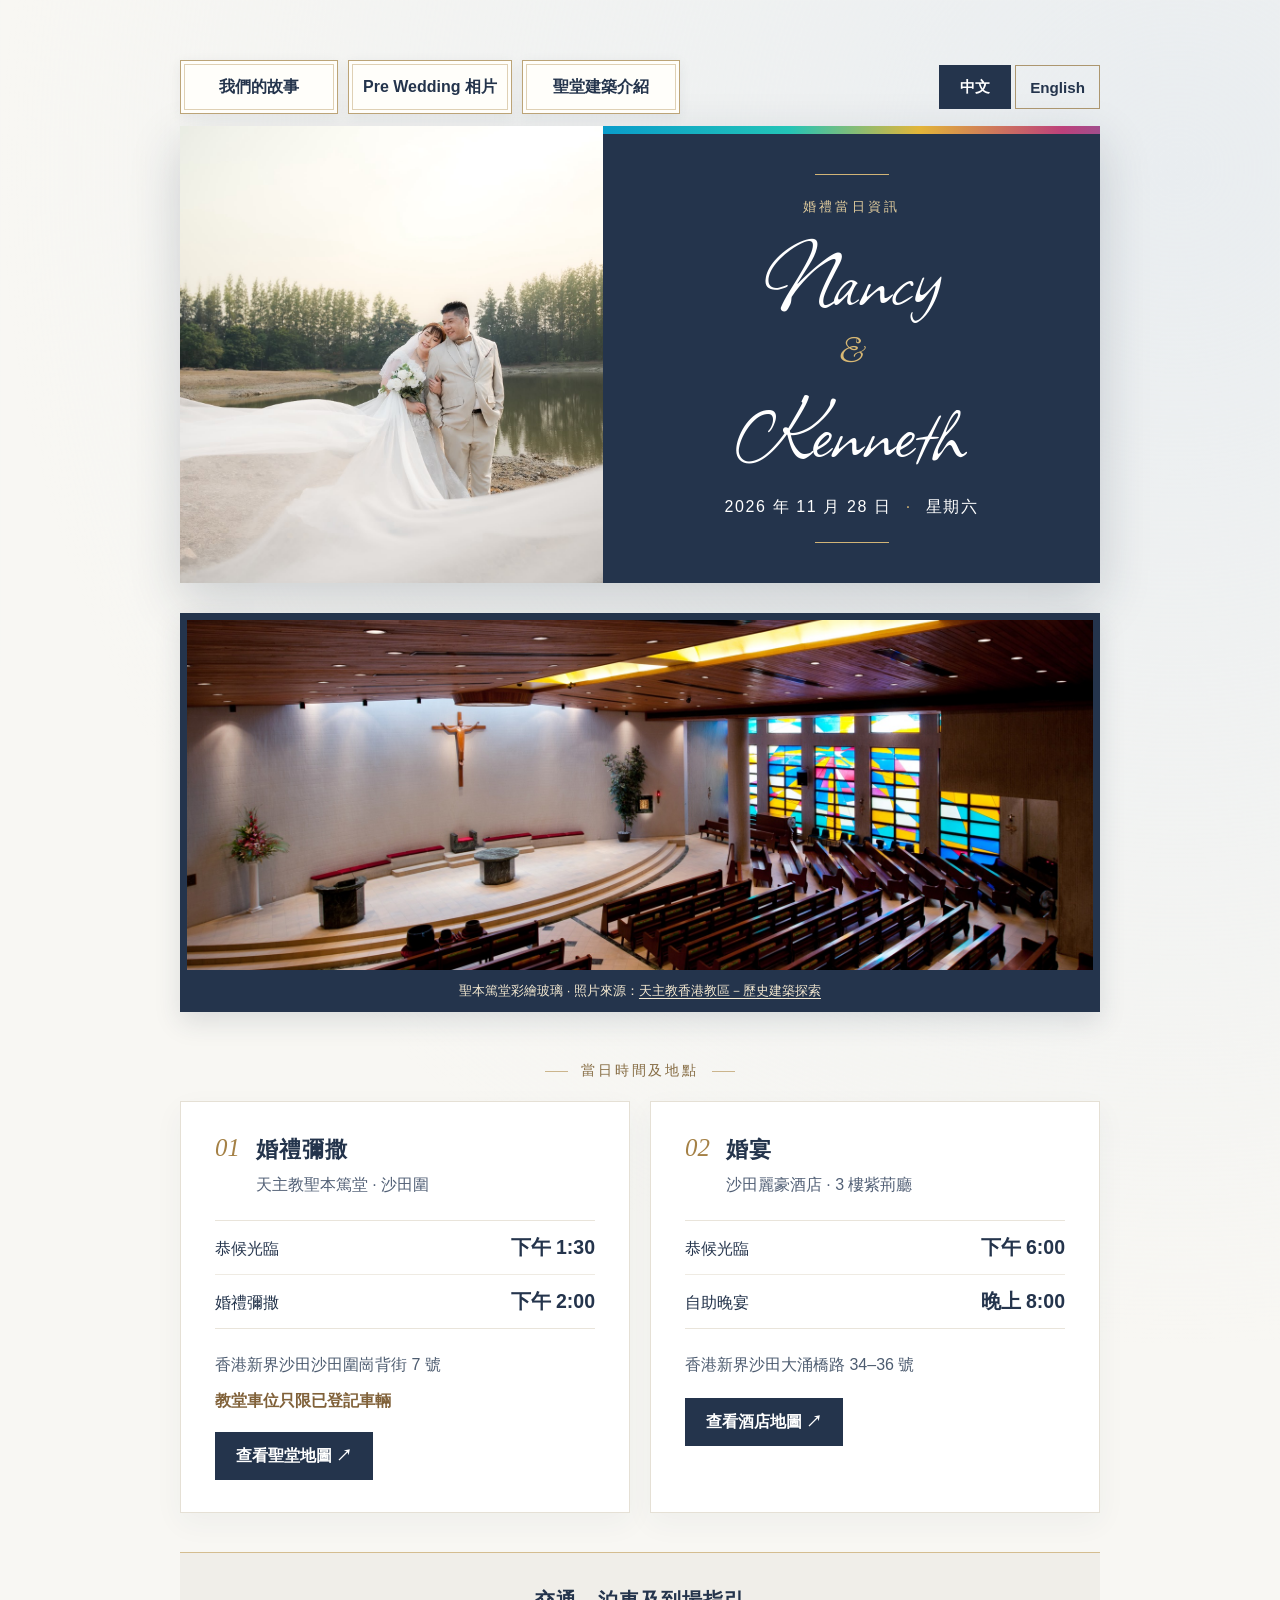
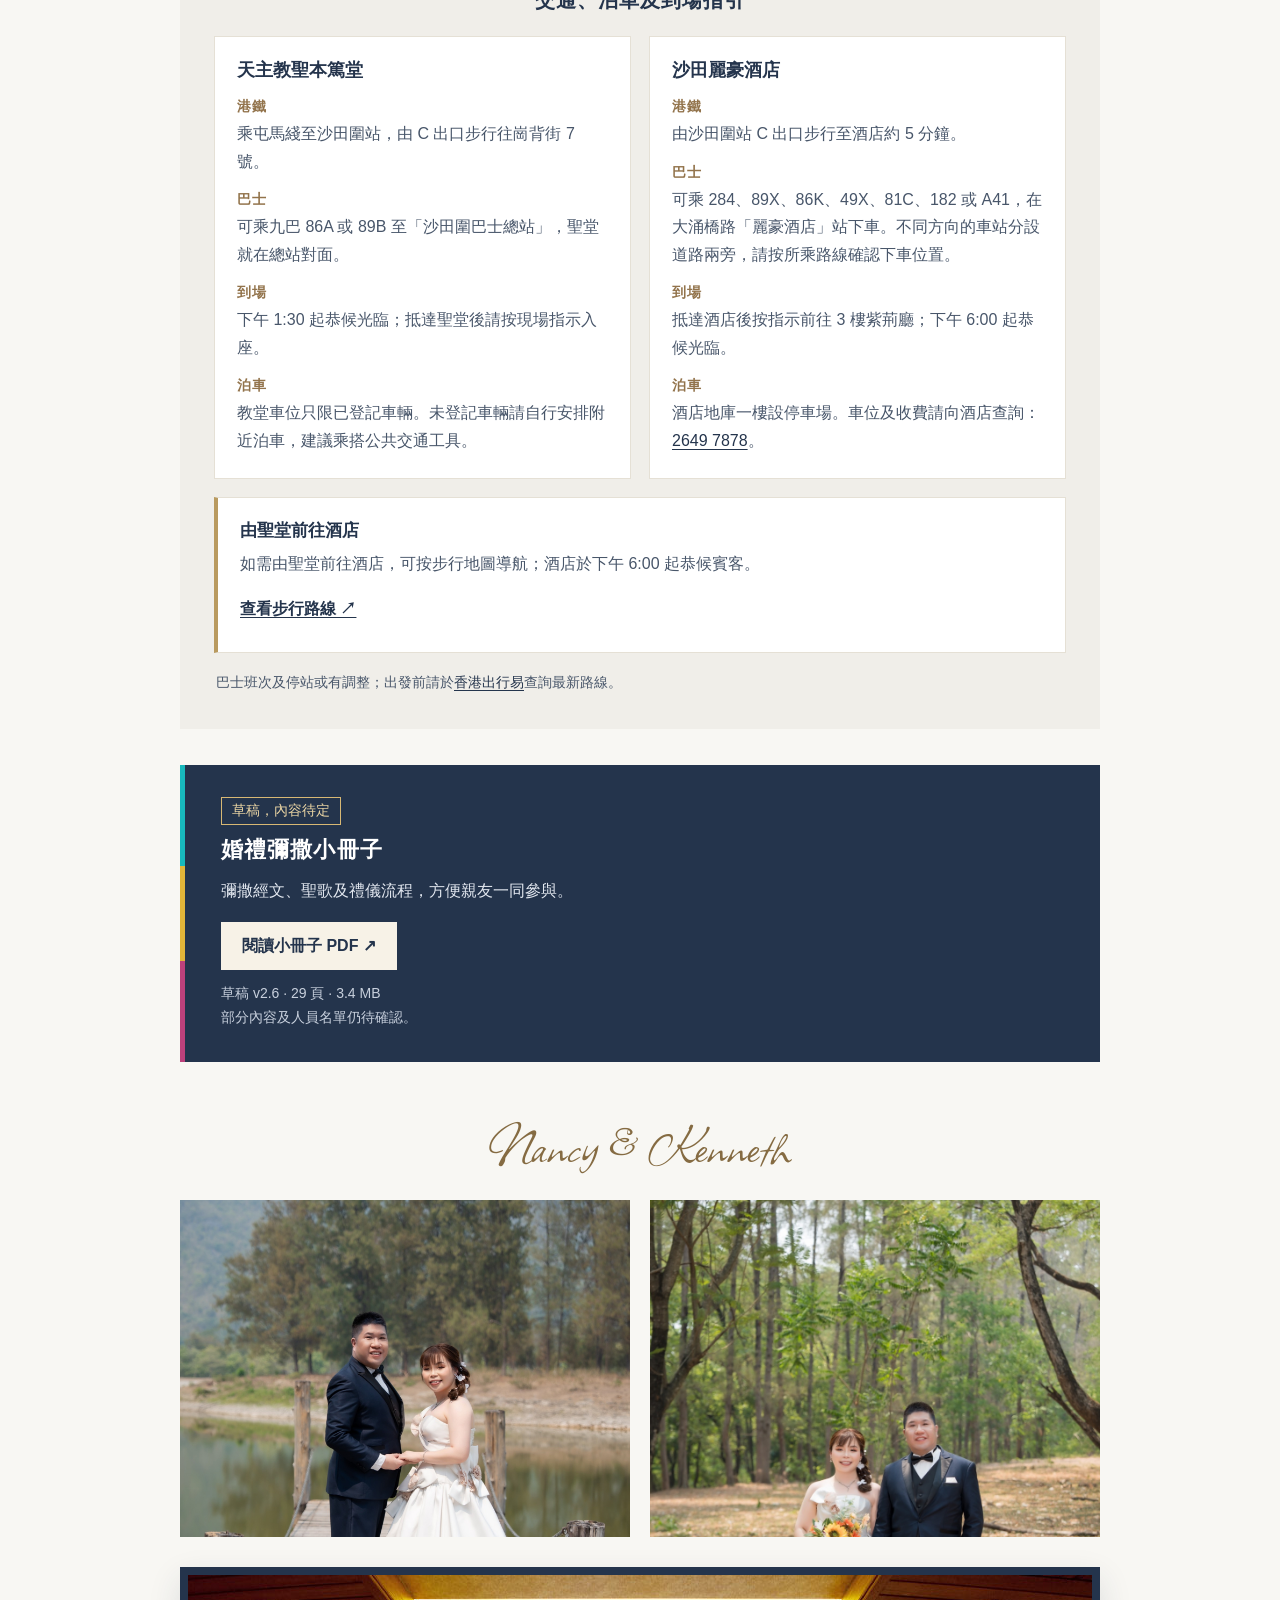
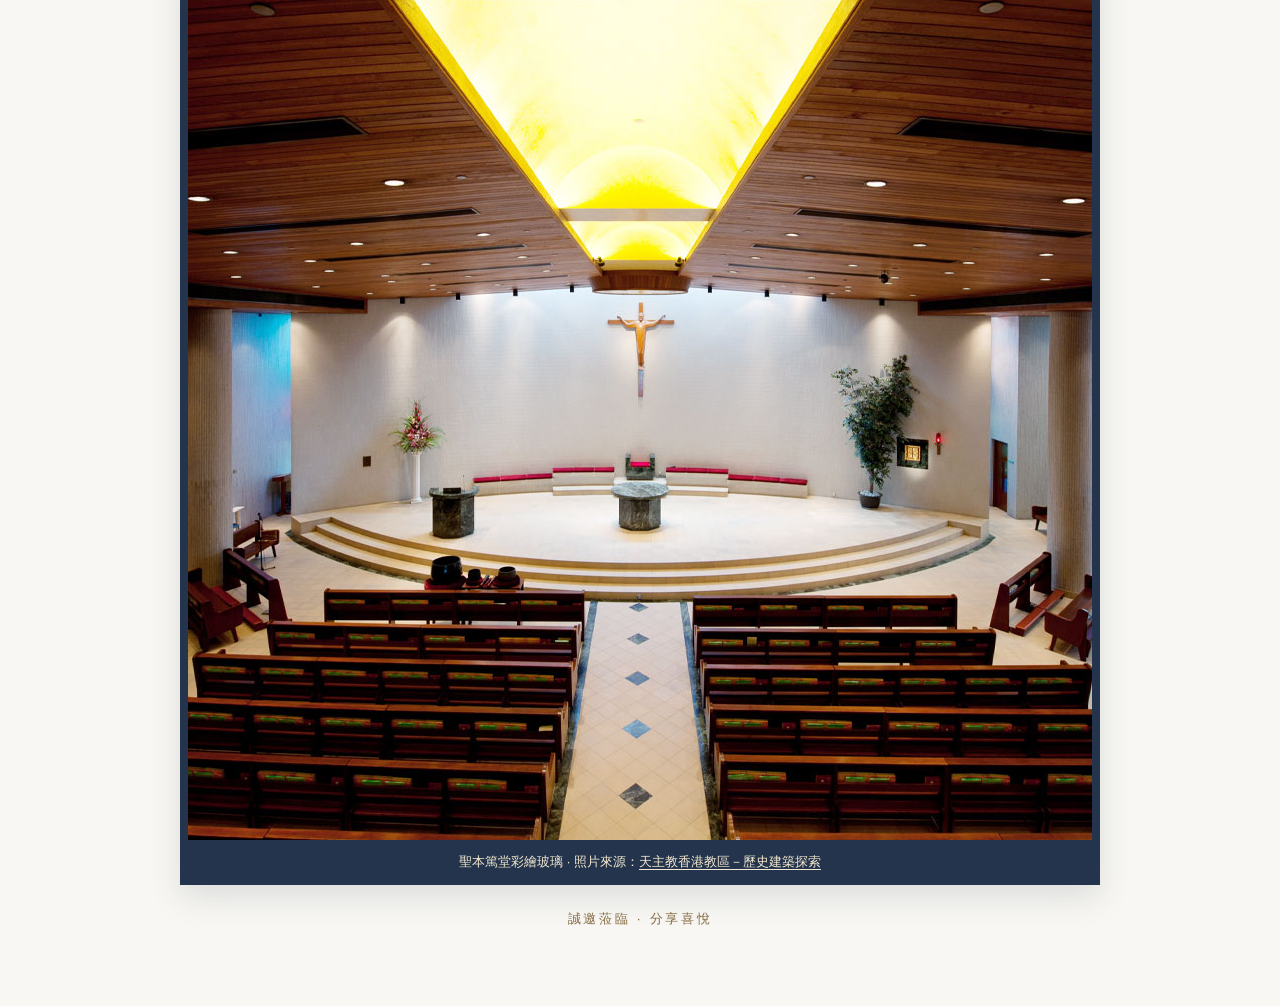
<file: index.html>
<!doctype html>
<html lang="zh-Hant">
<head>
  <meta charset="utf-8">
  <meta name="viewport" content="width=device-width, initial-scale=1">
  <meta name="theme-color" content="#f8f6f1">
  <meta name="description" content="Nancy 與 Kenneth 的婚禮時間及地點資訊。2026 年 11 月 28 日。">
  <title>Nancy 與 Kenneth｜婚禮資訊</title>
  <link rel="alternate" hreflang="zh-Hant" href="index.html">
  <link rel="alternate" hreflang="en" href="en.html">
  <link rel="preload" href="allison-regular.ttf" as="font" type="font/ttf" crossorigin>
  <link rel="icon" type="image/svg+xml" href="data:image/svg+xml,%3Csvg xmlns='http://www.w3.org/2000/svg' viewBox='0 0 64 64'%3E%3Crect width='64' height='64' rx='14' fill='%2324344c'/%3E%3Cpath d='M32 11v42M21 25h22' stroke='%23d8b874' stroke-width='4' stroke-linecap='round'/%3E%3C/svg%3E">
  <style>
    @font-face { font-family: "Wedding Script"; src: url("allison-regular.ttf") format("truetype"); font-style: normal; font-weight: 400; font-display: swap; }
    :root { color-scheme: light; font-family: "Noto Sans TC", "PingFang TC", "Microsoft JhengHei", sans-serif; color: #24344c; background: #f8f7f3; }
    * { box-sizing: border-box; }
    body { margin: 0; min-width: 300px; }
    .frame { min-height: 100vh; padding: 0 18px 52px; background: radial-gradient(circle at 92% 4%, #e9edf0 0, transparent 28%), #f8f7f3; }
    main { max-width: 920px; margin: 0 auto; }
    .topbar { display: flex; flex-wrap: wrap; justify-content: flex-end; align-items: center; gap: 7px 12px; padding: 12px 0; }
    .site-links { display: grid; grid-template-columns: repeat(3, minmax(0, 1fr)); gap: 4px; width: 100%; order: 2; }
    .site-links a { display: flex; min-height: 52px; align-items: center; justify-content: center; padding: 6px; border: 1px solid #ac966f; color: #24344c; font-family: inherit; font-size: 1rem; font-weight: 600; line-height: 1.35; text-align: center; text-decoration: none; }
    .site-links a[aria-current="page"] { background: #24344c; color: #fff; border-color: #24344c; }
    .site-links a:hover, .site-links a:focus-visible { outline: 2px solid #ac966f; outline-offset: 2px; }
    .language-nav { display: flex; justify-content: flex-end; align-items: center; gap: 4px; font-size: .95rem; }
    .language-nav a { display: inline-flex; min-height: 44px; min-width: 72px; align-items: center; justify-content: center; padding: 0 14px; border: 1px solid #ac966f; color: #24344c; text-decoration: none; font-weight: 600; }
    .language-nav a[aria-current="page"] { background: #24344c; color: #fff; border-color: #24344c; }
    .language-nav a:hover, .language-nav a:focus-visible { outline: 2px solid #ac966f; outline-offset: 2px; }
    .hero { display: grid; overflow: hidden; background: #24344c; color: #fff; box-shadow: 0 18px 48px #1c2c4030; }
    .hero-photo { display: block; width: 100%; height: 270px; object-fit: cover; object-position: center 61%; }
    header { position: relative; text-align: center; padding: 44px 18px 42px; border-top: 8px solid transparent; border-image: linear-gradient(105deg, #099ccb, #23c4b7 30%, #e2b539 51%, #bd417b 74%, #4679c6) 1; }
    header::before, header::after { content: ""; display: block; width: 74px; height: 1px; margin: 0 auto 23px; background: #d1b477; }
    header::after { margin: 24px auto 0; }
    .eyebrow { margin: 0 0 17px; color: #e2cd9e; font-size: .84rem; letter-spacing: .24em; }
    h1 { margin: 0; font-family: "Wedding Script", "Segoe Script", cursive; font-size: clamp(4.3rem, 17vw, 6rem); font-weight: 400; line-height: .95; letter-spacing: 0; }
    h1 .name { display: block; }
    .amp { display: block; color: #d8b874; font-size: .55em; line-height: .85; margin: .15em 0; }
    .date { margin: 21px 0 0; font-size: 1rem; letter-spacing: .1em; }
    .date span { color: #d8b874; padding: 0 .5em; }
    .countdown { display: inline-block; margin: 22px 0 0; padding: 9px 19px; border: 1px solid #d8b8748c; color: #f4e9d1; font-size: .95rem; letter-spacing: .09em; }
    .countdown strong { color: #fff; font: 400 1.55rem Georgia, serif; padding: 0 .13em; vertical-align: -.06em; }
    .countdown[hidden] { display: none; }
    h2 { margin: 0; font-size: 1.4rem; font-weight: 600; letter-spacing: .05em; }
    .section-label { margin: 40px 0 21px; text-align: center; color: #856b42; font-size: .88rem; letter-spacing: .21em; }
    .section-label::before, .section-label::after { content: ""; display: inline-block; vertical-align: middle; width: 23px; height: 1px; background: #cbb58d; margin: 0 13px; }
    .events { position: relative; }
    .events::before { content: ""; position: absolute; left: 20px; top: 23px; bottom: 23px; width: 1px; background: #cfb88b; }
    .card { position: relative; background: #fff; border: 1px solid #e5e0d5; box-shadow: 0 10px 28px #293d520c; padding: 27px 25px 29px; margin: 16px 0 16px 39px; }
    .card::before { content: ""; position: absolute; left: -24px; top: 29px; width: 9px; height: 9px; border: 2px solid #a78348; border-radius: 50%; background: #f8f7f3; }
    .card-head { display: flex; gap: 16px; align-items: start; }
    .number { flex: none; color: #a58146; font: italic 1.55rem Georgia, serif; line-height: 1.1; }
    .place { margin: 7px 0 0; color: #526076; line-height: 1.65; }
    .times { margin: 22px 0; border-top: 1px solid #e9e4da; border-bottom: 1px solid #e9e4da; }
    .time-row { display: flex; align-items: baseline; justify-content: space-between; gap: 12px; padding: 13px 0; }
    .time-row + .time-row { border-top: 1px solid #efebe3; }
    .time-row strong { font-size: 1.22rem; font-weight: 600; font-variant-numeric: tabular-nums; white-space: nowrap; }
    address { font-style: normal; color: #4d5c70; line-height: 1.7; }
    .map-link { display: inline-flex; align-items: center; justify-content: center; min-height: 48px; margin-top: 20px; padding: 0 21px; background: #24344c; color: #fff; text-decoration: none; font-weight: 600; }
    .map-link:focus-visible, .map-link:hover { outline: 2px solid #b69862; outline-offset: 3px; background: #334862; }
    .parking-note { margin: 13px 0 0; color: #806139; font-weight: 600; }
    .guide { margin: 39px 0 0; padding: 27px 22px 28px; background: #f0eee9; border-top: 1px solid #d4bd90; }
    .guide h2 { font-size: 1.28rem; text-align: center; margin: 0 0 22px; }
    .guide-grid { display: grid; gap: 18px; }
    .guide-place { background: #fff; padding: 21px 22px 24px; border: 1px solid #e5e0d5; }
    .guide-place h3 { margin: 0 0 12px; font-size: 1.12rem; }
    .guide-place dl { margin: 0; }
    .guide-place dt { margin: 15px 0 4px; color: #92734b; font-size: .89rem; font-weight: 700; letter-spacing: .08em; }
    .guide-place dd { margin: 0; line-height: 1.72; color: #48566a; }
    .guide-place a { color: #24344c; text-underline-offset: 3px; }
    .transfer { margin-top: 18px; padding: 20px 22px; background: #fff; border: 1px solid #e5e0d5; border-left: 4px solid #b99a5f; }
    .transfer h3 { margin: 0 0 8px; font-size: 1.08rem; }
    .transfer p { margin: 0; color: #48566a; line-height: 1.72; }
    .transfer a { display: inline-flex; align-items: center; min-height: 44px; margin-top: 10px; color: #24344c; font-weight: 600; text-underline-offset: 3px; }
    .bus-update { margin: 18px 2px 0; color: #48566a; font-size: .9rem; line-height: 1.6; }
    .bus-update a { color: #24344c; text-underline-offset: 3px; }
    .photos { margin-top: 36px; }
    .photos h2 { text-align: center; margin: 0 0 19px; font-family: "Wedding Script", "Segoe Script", cursive; font-weight: 400; color: #856b42; font-size: clamp(2.5rem, 10vw, 3.7rem); line-height: 1.2; letter-spacing: 0; }
    .photo-grid { display: grid; grid-template-columns: 1fr 1fr; gap: 10px; }
    .photo-grid figure { position: relative; margin: 0; aspect-ratio: 3 / 4; overflow: hidden; background: #e8e3da; }
    .photo-grid img { display: block; width: 100%; height: 100%; object-fit: cover; object-position: center 42%; }
    .photo-grid figure:nth-child(2) img { object-position: center 32%; }
    .glass-feature { margin: 30px 0 0; padding: 7px; background: #24344c; box-shadow: 0 10px 25px #24344c22; }
    .glass-feature img { display: block; width: 100%; height: 255px; object-fit: cover; object-position: 75% 57%; }
    .glass-feature figcaption { padding: 11px 7px 4px; color: #f4e9d1; font-size: .82rem; line-height: 1.5; text-align: center; }
    .glass-feature a { color: inherit; text-underline-offset: 3px; }
    .glass-finale { margin: 30px 0 0; padding: 8px; background: #24344c; box-shadow: 0 12px 30px #24344c22; }
    .glass-finale img { display: block; width: 100%; aspect-ratio: 1.75; object-fit: cover; object-position: center; }
    .glass-finale figcaption { padding: 12px 7px 5px; color: #f4e9d1; font-size: .82rem; line-height: 1.5; text-align: center; }
    .glass-finale a { color: inherit; text-underline-offset: 3px; }
    .booklet { position: relative; display: grid; gap: 22px; margin-top: 36px; padding: 28px; background: #24344c; color: #fff; border-left: 5px solid #18b9bd; }
    .booklet::before { content: ""; position: absolute; top: 0; left: -5px; width: 5px; height: 100%; background: linear-gradient(#18b9bd 0 34%, #e2b539 34% 66%, #bd417b 66%); }
    .booklet h2 { margin-top: 9px; }
    .draft-label { display: inline-block; padding: 4px 10px; border: 1px solid #d8b874; color: #edd7a5; font-size: .875rem; }
    .booklet p { margin: 12px 0 0; color: #e2e7ef; line-height: 1.7; }
    .booklet .map-link { margin-top: 18px; background: #f7f2e7; color: #24344c; }
    .booklet .file-detail { font-size: .875rem; color: #c8d0dd; }
    footer { text-align: center; margin-top: 25px; color: #856b42; font-size: .84rem; letter-spacing: .2em; }
    @media (min-width: 720px) {
      .frame { padding: 48px 30px 78px; }
      .topbar { flex-wrap: nowrap; justify-content: space-between; }
      .site-links { display: flex; width: auto; order: 0; }
      .site-links a { min-width: 145px; min-height: 44px; }
      .hero { grid-template-columns: 46% 54%; min-height: 380px; }
      .hero-photo { height: 100%; min-height: 450px; object-position: center 36%; }
      header { display: flex; flex-direction: column; align-items: center; justify-content: center; padding: 40px 20px; }
      .section-label { margin-top: 49px; }
      .events { display: grid; grid-template-columns: 1fr 1fr; gap: 20px; }
      .events::before, .card::before { display: none; }
      .card { margin: 0; padding: 32px 34px; }
      .guide { padding: 33px 34px 35px; }
      .guide-grid { grid-template-columns: 1fr 1fr; }
      .photos { margin-top: 48px; }
      .glass-feature img { height: 350px; }
      .glass-finale img { aspect-ratio: 2.1; }
      .booklet { padding: 32px 36px; }
      .photo-grid { gap: 20px; }
      .photo-grid figure { aspect-ratio: 4 / 3; }
      .photo-grid figure:first-child img { object-position: center 36%; }
      .photo-grid figure:nth-child(2) img { object-position: center 29%; }
    }
  </style>
  <link rel="stylesheet" href="nav.css">
</head>
<body>
  <div class="frame">
    <main>
      <div class="topbar"><nav class="site-links" aria-label="網站分頁"><a href="our-story.html">我們的故事</a><a href="pre-wedding.html">Pre Wedding 相片</a><a href="church.html">聖堂建築介紹</a></nav><nav class="language-nav" aria-label="選擇語言"><a href="index.html" lang="zh-Hant" aria-current="page">中文</a><a href="en.html" lang="en">English</a></nav></div>
      <div class="hero">
        <img class="hero-photo" src="hero-couple.jpeg" width="2048" height="1366" alt="Nancy 與 Kenneth 的婚紗照">
        <header>
          <p class="eyebrow">婚禮當日資訊</p>
          <h1 aria-label="Nancy &amp; Kenneth"><span class="name">Nancy</span><span class="amp" aria-hidden="true">&amp;</span><span class="name">Kenneth</span></h1>
          <p class="date">2026 年 11 月 28 日 <span aria-hidden="true">·</span> 星期六</p>
          <p class="countdown" data-countdown hidden></p>
        </header>
      </div>

      <figure class="glass-feature">
        <img src="church-glass-feature.jpg" width="1920" height="1080" alt="聖本篤堂側面彩繪玻璃窗與聖堂內部">
        <figcaption>聖本篤堂彩繪玻璃 · 照片來源：<a href="https://heritage.catholic.org.hk/en/catholic_building/st_benedict_church/photo/index-id-39.html" target="_blank" rel="noopener noreferrer">天主教香港教區－歷史建築探索</a></figcaption>
      </figure>
      <p class="section-label">當日時間及地點</p>

      <div class="events">
      <section class="card" aria-labelledby="church-title">
        <div class="card-head"><span class="number" aria-hidden="true">01</span><div><h2 id="church-title">婚禮彌撒</h2><p class="place">天主教聖本篤堂 · 沙田圍</p></div></div>
        <div class="times">
          <div class="time-row"><span>恭候光臨</span><strong>下午 1:30</strong></div>
          <div class="time-row"><span>婚禮彌撒</span><strong>下午 2:00</strong></div>
        </div>
        <address>香港新界沙田沙田圍崗背街 7 號</address>
        <p class="parking-note">教堂車位只限已登記車輛</p>
        <a class="map-link" href="https://www.google.com/maps/search/?api=1&amp;query=Church%20of%20St%20Benedict%207%20Kong%20Pui%20Street%20Sha%20Tin" target="_blank" rel="noopener noreferrer" aria-label="在地圖查看聖本篤堂，於新分頁開啟">查看聖堂地圖 ↗</a>
      </section>

      <section class="card" aria-labelledby="banquet-title">
        <div class="card-head"><span class="number" aria-hidden="true">02</span><div><h2 id="banquet-title">婚宴</h2><p class="place">沙田麗豪酒店 · 3 樓紫荊廳</p></div></div>
        <div class="times">
          <div class="time-row"><span>恭候光臨</span><strong>下午 6:00</strong></div>
          <div class="time-row"><span>自助晚宴</span><strong>晚上 8:00</strong></div>
        </div>
        <address>香港新界沙田大涌橋路 34–36 號</address>
        <a class="map-link" href="https://www.google.com/maps/search/?api=1&amp;query=Regal%20Riverside%20Hotel%2034-36%20Tai%20Chung%20Kiu%20Road%20Sha%20Tin" target="_blank" rel="noopener noreferrer" aria-label="在地圖查看沙田麗豪酒店，於新分頁開啟">查看酒店地圖 ↗</a>
      </section>
      </div>

      <section class="guide" aria-labelledby="guide-title">
        <h2 id="guide-title">交通、泊車及到場指引</h2>
        <div class="guide-grid">
          <div class="guide-place">
            <h3>天主教聖本篤堂</h3>
            <dl>
              <dt>港鐵</dt>
              <dd>乘屯馬綫至沙田圍站，由 C 出口步行往崗背街 7 號。</dd>
              <dt>巴士</dt>
              <dd>可乘九巴 86A 或 89B 至「沙田圍巴士總站」，聖堂就在總站對面。</dd>
              <dt>到場</dt>
              <dd>下午 1:30 起恭候光臨；抵達聖堂後請按現場指示入座。</dd>
              <dt>泊車</dt>
              <dd>教堂車位只限已登記車輛。未登記車輛請自行安排附近泊車，建議乘搭公共交通工具。</dd>
            </dl>
          </div>
          <div class="guide-place">
            <h3>沙田麗豪酒店</h3>
            <dl>
              <dt>港鐵</dt>
              <dd>由沙田圍站 C 出口步行至酒店約 5 分鐘。</dd>
              <dt>巴士</dt>
              <dd>可乘 284、89X、86K、49X、81C、182 或 A41，在大涌橋路「麗豪酒店」站下車。不同方向的車站分設道路兩旁，請按所乘路線確認下車位置。</dd>
              <dt>到場</dt>
              <dd>抵達酒店後按指示前往 3 樓紫荊廳；下午 6:00 起恭候光臨。</dd>
              <dt>泊車</dt>
              <dd>酒店地庫一樓設停車場。車位及收費請向酒店查詢：<a href="tel:+85226497878">2649 7878</a>。</dd>
            </dl>
          </div>
        </div>
        <div class="transfer">
          <h3>由聖堂前往酒店</h3>
          <p>如需由聖堂前往酒店，可按步行地圖導航；酒店於下午 6:00 起恭候賓客。</p>
          <a href="https://www.google.com/maps/dir/?api=1&amp;origin=Church%20of%20St%20Benedict%207%20Kong%20Pui%20Street%20Sha%20Tin&amp;destination=Regal%20Riverside%20Hotel%2034-36%20Tai%20Chung%20Kiu%20Road%20Sha%20Tin&amp;travelmode=walking" target="_blank" rel="noopener noreferrer" aria-label="查看由聖本篤堂至沙田麗豪酒店的步行路線，於新分頁開啟">查看步行路線 ↗</a>
        </div>
        <p class="bus-update">巴士班次及停站或有調整；出發前請於<a href="https://www.hkemobility.gov.hk/" target="_blank" rel="noopener noreferrer">香港出行易</a>查詢最新路線。</p>
      </section>

      <section class="booklet" aria-labelledby="booklet-title">
        <div>
          <span class="draft-label">草稿，內容待定</span>
          <h2 id="booklet-title">婚禮彌撒小冊子</h2>
          <p>彌撒經文、聖歌及禮儀流程，方便親友一同參與。</p>
          <a class="map-link" href="wedding-mass-booklet-draft-v2.6.pdf" target="_blank" rel="noopener noreferrer" aria-label="閱讀彌撒小冊子草稿 PDF，於新分頁開啟">閱讀小冊子 PDF ↗</a>
          <p class="file-detail">草稿 v2.6 · 29 頁 · 3.4 MB<br>部分內容及人員名單仍待確認。</p>
        </div>
      </section>

      <section class="photos" aria-labelledby="photos-title">
        <h2 id="photos-title">Nancy &amp; Kenneth</h2>
        <div class="photo-grid">
          <figure><img src="couple-bridge.jpeg" width="1672" height="2508" loading="lazy" alt="Nancy 與 Kenneth 在湖畔木橋上的婚紗照"></figure>
          <figure><img src="couple-woods.jpeg" width="1024" height="1536" loading="lazy" alt="Nancy 與 Kenneth 在林間的婚紗照"></figure>
        </div>
      </section>

      <figure class="glass-finale">
        <img src="church-glass-official.jpg" width="1370" height="865" loading="lazy" alt="聖本篤堂內部，右側可見藍、黃、紅色彩繪玻璃窗">
        <figcaption>聖本篤堂彩繪玻璃 · 照片來源：<a href="https://heritage.catholic.org.hk/en/catholic_building/st_benedict_church/photo/index-id-39.html" target="_blank" rel="noopener noreferrer">天主教香港教區－歷史建築探索</a></figcaption>
      </figure>
      <footer>誠邀蒞臨 · 分享喜悅</footer>
    </main>
  </div>
  <script>
    (() => {
      const counter = document.querySelector('[data-countdown]');
      function updateCountdown() {
        const parts = Object.fromEntries(new Intl.DateTimeFormat('en-US', { timeZone: 'Asia/Hong_Kong', year: 'numeric', month: 'numeric', day: 'numeric' }).formatToParts(new Date()).filter(part => part.type !== 'literal').map(part => [part.type, Number(part.value)]));
        const days = Math.round((Date.UTC(2026, 10, 28) - Date.UTC(parts.year, parts.month - 1, parts.day)) / 86400000);
        if (days < 0) { counter.hidden = true; return; }
        counter.replaceChildren();
        if (days === 0) {
          counter.textContent = '今天是我們的婚禮日';
        } else {
          counter.append('距離婚禮還有 ', Object.assign(document.createElement('strong'), { textContent: String(days) }), ' 天');
        }
        counter.hidden = false;
      }
      updateCountdown();
      setInterval(updateCountdown, 60000);
    })();
  </script>
</body>
</html>
</file>
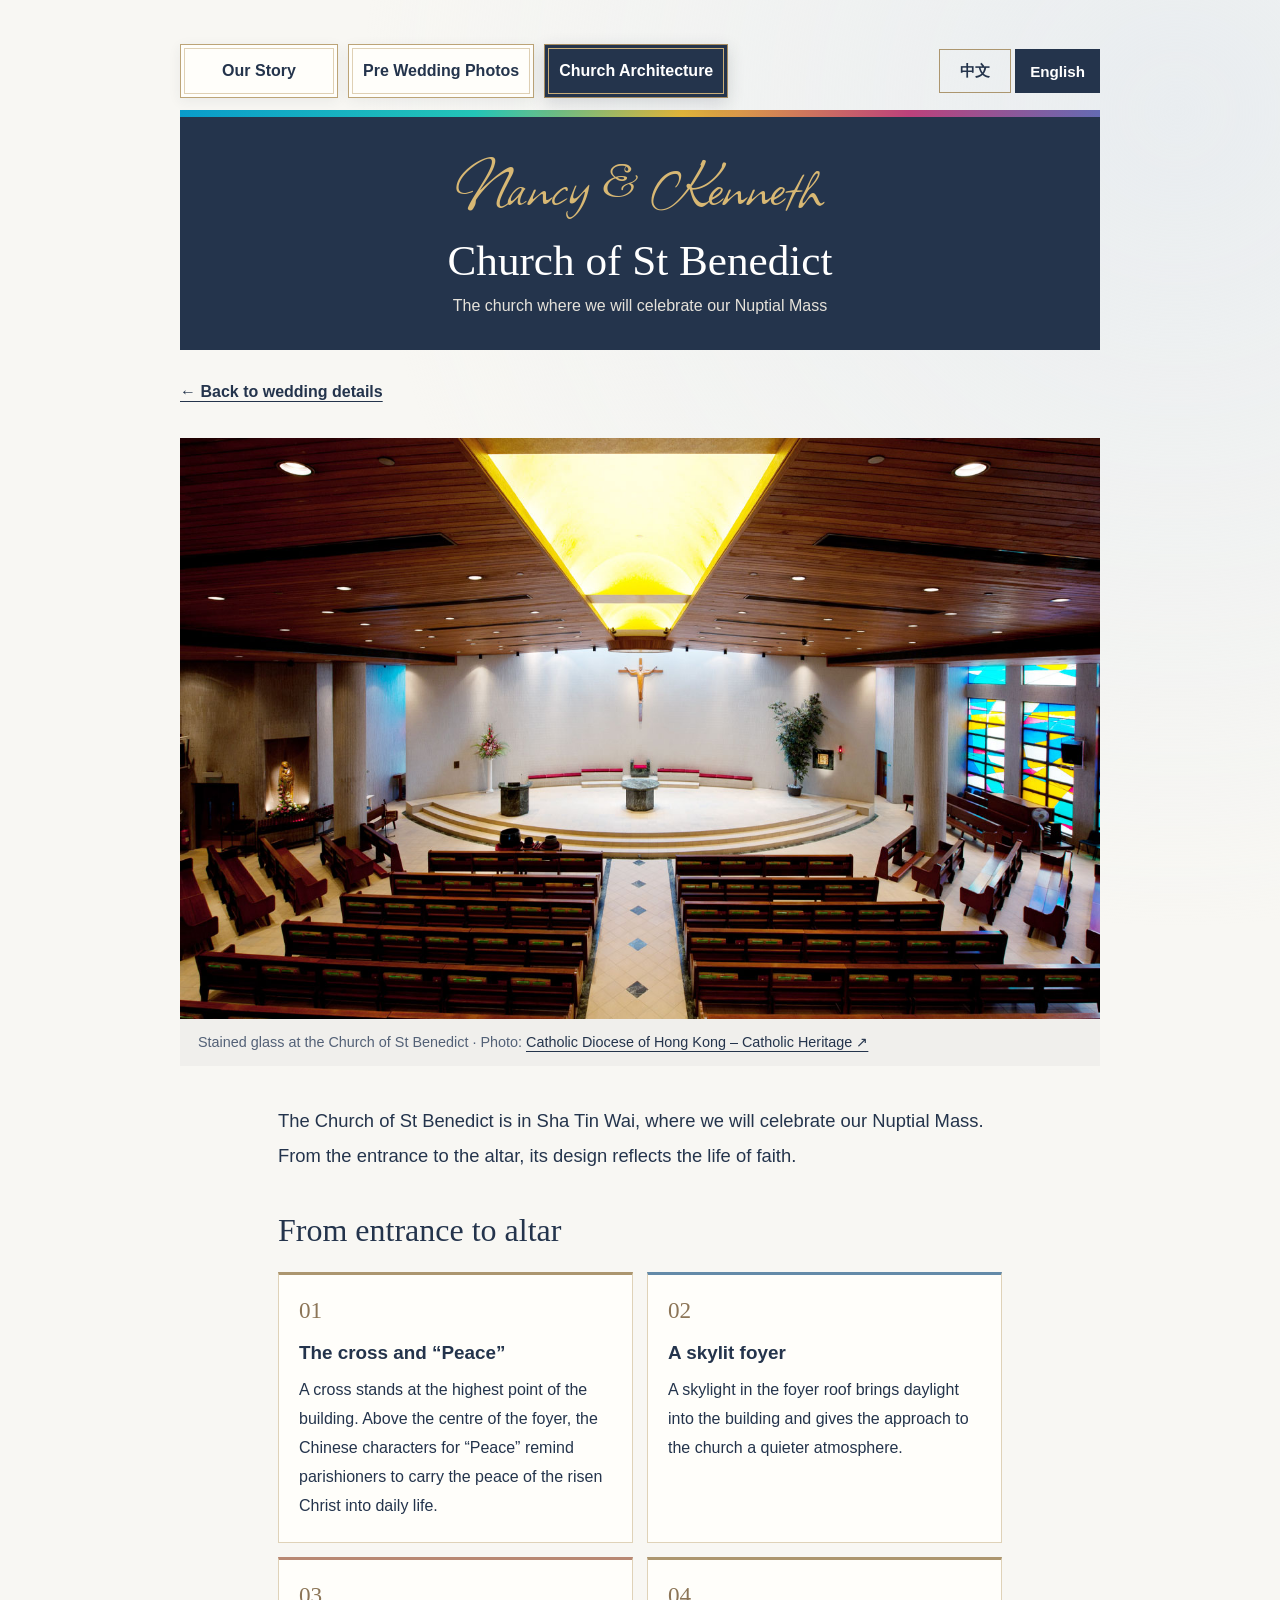
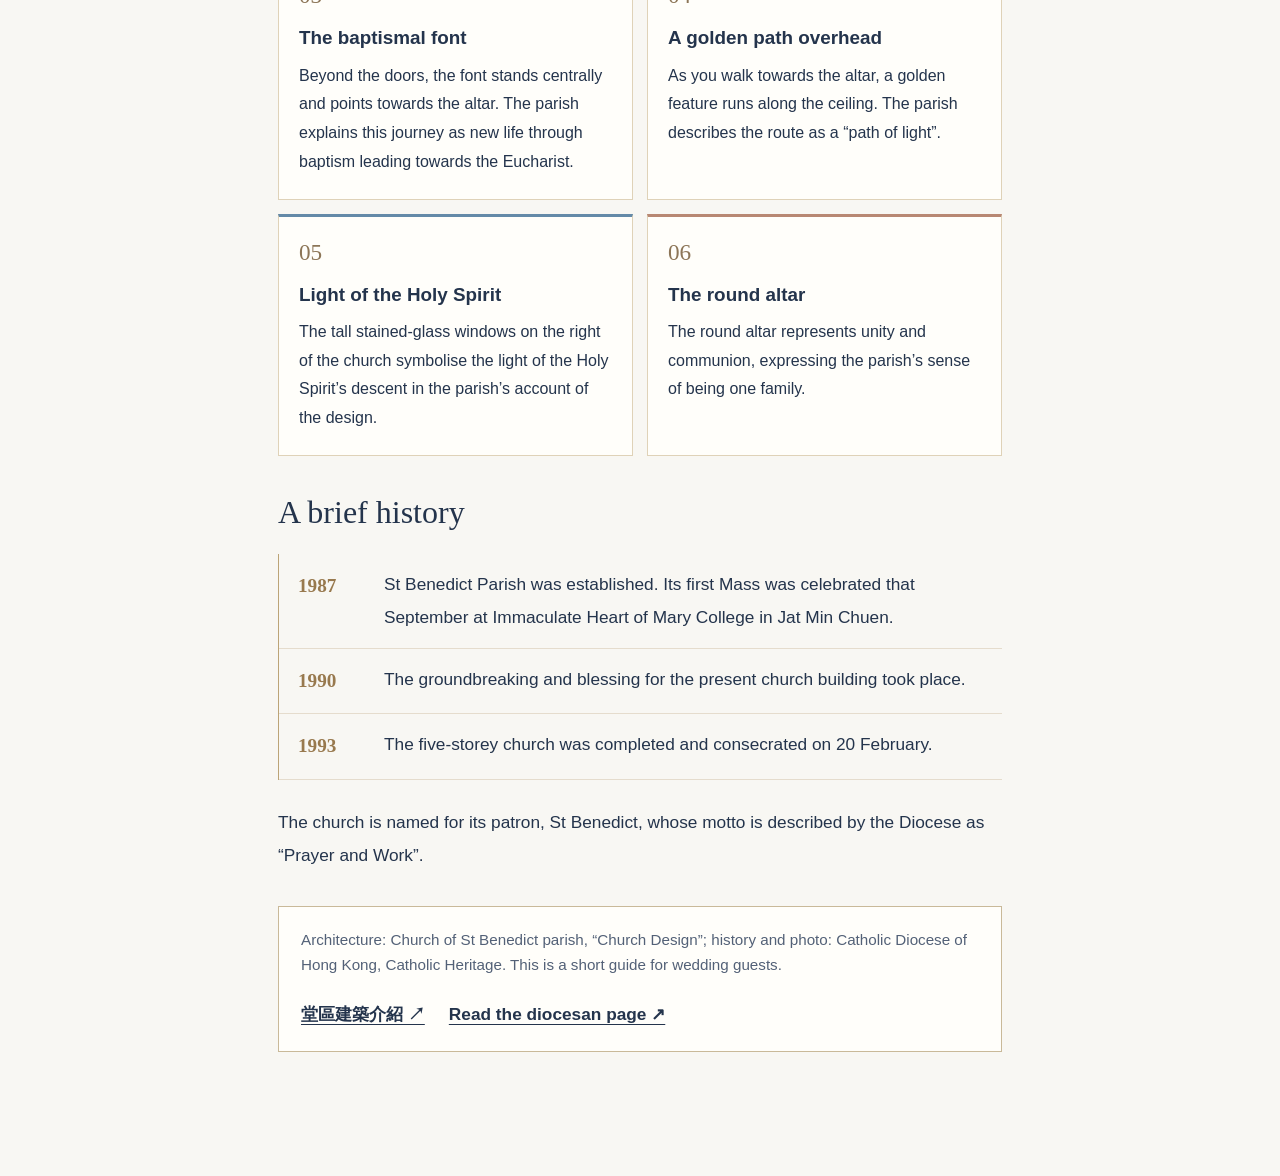
<file: church-en.html>
<!doctype html>
<html lang="en">
<head>
  <meta charset="utf-8">
  <meta name="viewport" content="width=device-width, initial-scale=1">
  <meta name="theme-color" content="#f8f7f3">
  <meta name="description" content="Discover the Church of St Benedict from its entrance to the altar, based on the parish and Catholic Diocese of Hong Kong websites.">
  <title>Church Architecture｜Nancy &amp; Kenneth</title>
  <link rel="alternate" hreflang="zh-Hant" href="church.html">
  <link rel="alternate" hreflang="en" href="church-en.html">
  <link rel="preload" href="allison-regular.ttf" as="font" type="font/ttf" crossorigin>
  <link rel="stylesheet" href="gallery.css">
  <link rel="stylesheet" href="nav.css">
  <link rel="stylesheet" href="church.css">
</head>
<body>
  <div class="frame"><main>
    <div class="topbar"><nav class="site-links" aria-label="Site pages"><a href="our-story-en.html">Our Story</a><a href="pre-wedding-en.html">Pre Wedding Photos</a><a href="church-en.html" aria-current="page">Church Architecture</a></nav><nav class="language-nav" aria-label="Choose a language"><a href="church.html" lang="zh-Hant">中文</a><a href="church-en.html" lang="en" aria-current="page">English</a></nav></div>
    <header class="album-header"><p class="names">Nancy &amp; Kenneth</p><h1>Church of St Benedict</h1><p>The church where we will celebrate our Nuptial Mass</p></header>
    <a class="home-link" href="en.html">← Back to wedding details</a>
    <figure class="church-photo"><img src="church-glass-official.jpg" width="1370" height="865" alt="Blue, yellow and red stained-glass windows inside the Church of St Benedict"><figcaption>Stained glass at the Church of St Benedict · Photo: <a href="https://heritage.catholic.org.hk/en/catholic_building/st_benedict_church/index.html" target="_blank" rel="noopener noreferrer">Catholic Diocese of Hong Kong – Catholic Heritage ↗</a></figcaption></figure>
    <article class="church-article">
      <p class="church-lead">The Church of St Benedict is in Sha Tin Wai, where we will celebrate our Nuptial Mass. From the entrance to the altar, its design reflects the life of faith.</p>
      <section aria-labelledby="details-title">
        <h2 id="details-title">From entrance to altar</h2>
        <div class="church-details">
          <section><span class="detail-number">01</span><h3>The cross and “Peace”</h3><p>A cross stands at the highest point of the building. Above the centre of the foyer, the Chinese characters for “Peace” remind parishioners to carry the peace of the risen Christ into daily life.</p></section>
          <section><span class="detail-number">02</span><h3>A skylit foyer</h3><p>A skylight in the foyer roof brings daylight into the building and gives the approach to the church a quieter atmosphere.</p></section>
          <section><span class="detail-number">03</span><h3>The baptismal font</h3><p>Beyond the doors, the font stands centrally and points towards the altar. The parish explains this journey as new life through baptism leading towards the Eucharist.</p></section>
          <section><span class="detail-number">04</span><h3>A golden path overhead</h3><p>As you walk towards the altar, a golden feature runs along the ceiling. The parish describes the route as a “path of light”.</p></section>
          <section><span class="detail-number">05</span><h3>Light of the Holy Spirit</h3><p>The tall stained-glass windows on the right of the church symbolise the light of the Holy Spirit’s descent in the parish’s account of the design.</p></section>
          <section><span class="detail-number">06</span><h3>The round altar</h3><p>The round altar represents unity and communion, expressing the parish’s sense of being one family.</p></section>
        </div>
      </section>
      <h2>A brief history</h2>
      <ol class="church-timeline">
        <li><strong>1987</strong><span>St Benedict Parish was established. Its first Mass was celebrated that September at Immaculate Heart of Mary College in Jat Min Chuen.</span></li>
        <li><strong>1990</strong><span>The groundbreaking and blessing for the present church building took place.</span></li>
        <li><strong>1993</strong><span>The five-storey church was completed and consecrated on 20 February.</span></li>
      </ol>
      <p>The church is named for its patron, St Benedict, whose motto is described by the Diocese as “Prayer and Work”.</p>
      <div class="church-source"><p>Architecture: Church of St Benedict parish, “Church Design”; history and photo: Catholic Diocese of Hong Kong, Catholic Heritage. This is a short guide for wedding guests.</p><a href="https://stbenedict.catholic.org.hk/aboutus/intrastructure/infra.html" target="_blank" rel="noopener noreferrer" lang="zh-Hant">堂區建築介紹 ↗</a><a href="https://heritage.catholic.org.hk/en/catholic_building/st_benedict_church/index.html" target="_blank" rel="noopener noreferrer">Read the diocesan page ↗</a></div>
    </article>
  </main></div>
</body>
</html>
</file>
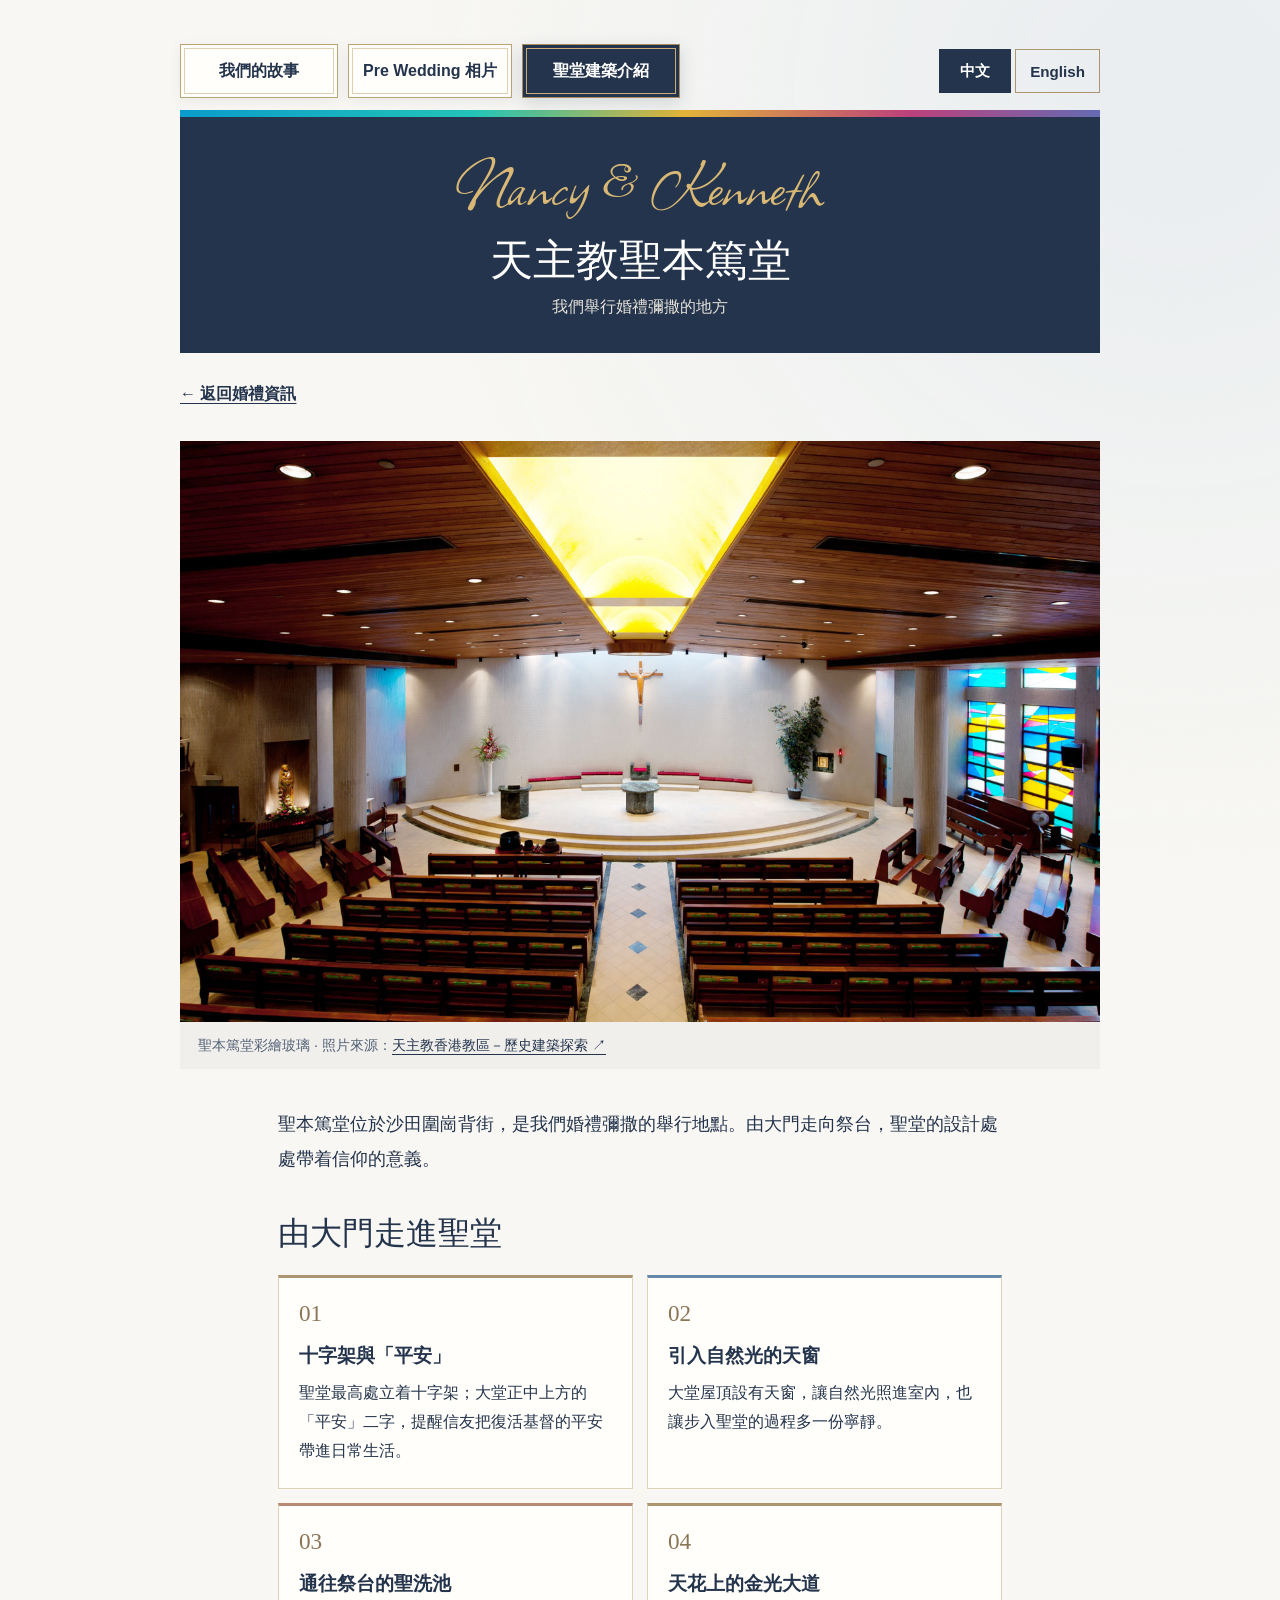
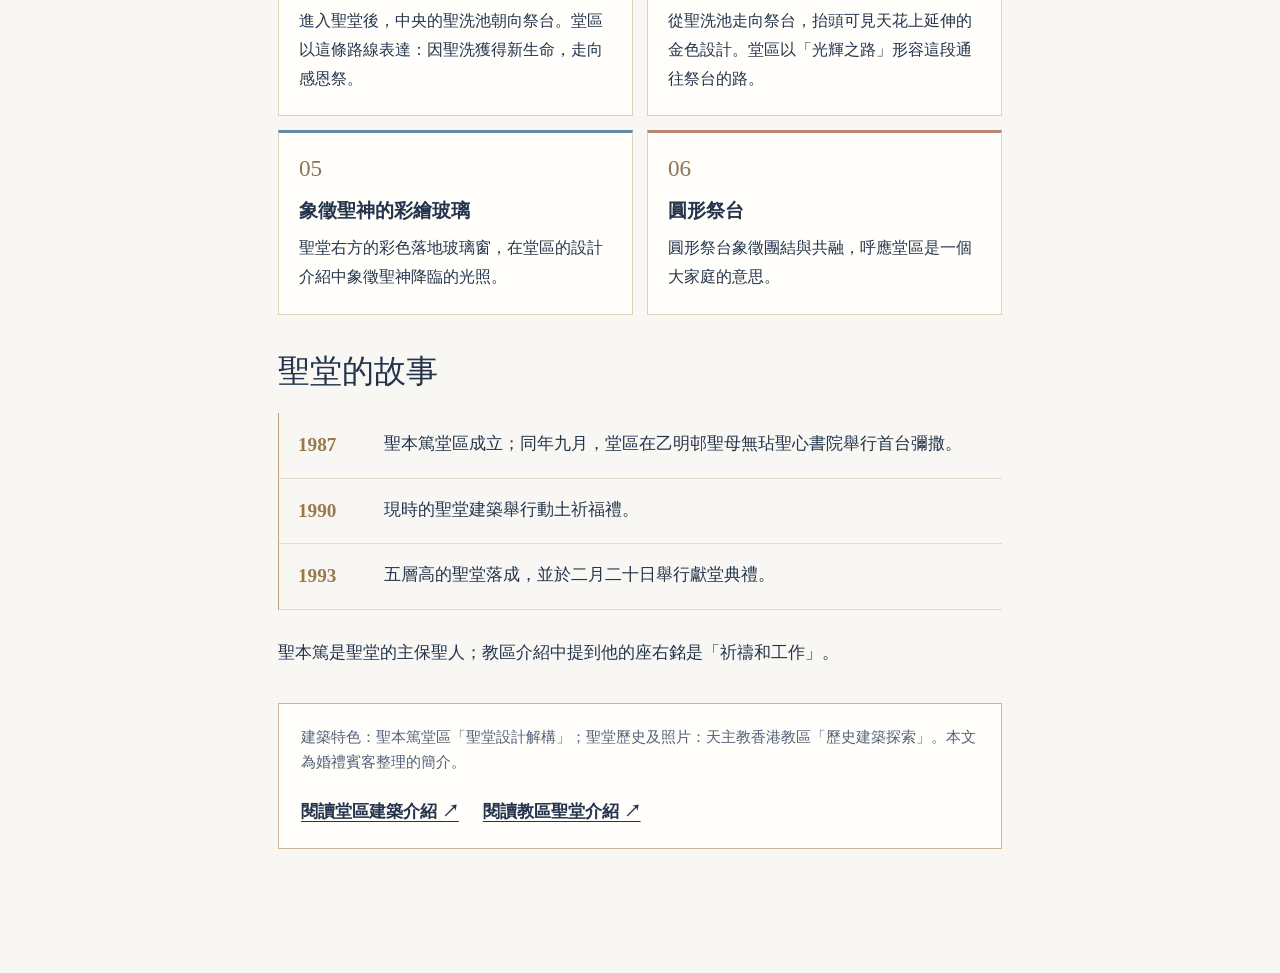
<file: church.html>
<!doctype html>
<html lang="zh-Hant">
<head>
  <meta charset="utf-8">
  <meta name="viewport" content="width=device-width, initial-scale=1">
  <meta name="theme-color" content="#f8f7f3">
  <meta name="description" content="由大門到祭台，認識天主教聖本篤堂的建築設計；資料來源：聖本篤堂區及天主教香港教區。">
  <title>聖堂建築介紹｜Nancy &amp; Kenneth</title>
  <link rel="alternate" hreflang="zh-Hant" href="church.html">
  <link rel="alternate" hreflang="en" href="church-en.html">
  <link rel="preload" href="allison-regular.ttf" as="font" type="font/ttf" crossorigin>
  <link rel="stylesheet" href="gallery.css">
  <link rel="stylesheet" href="nav.css">
  <link rel="stylesheet" href="church.css">
</head>
<body>
  <div class="frame"><main>
    <div class="topbar"><nav class="site-links" aria-label="網站分頁"><a href="our-story.html">我們的故事</a><a href="pre-wedding.html">Pre Wedding 相片</a><a href="church.html" aria-current="page">聖堂建築介紹</a></nav><nav class="language-nav" aria-label="選擇語言"><a href="church.html" lang="zh-Hant" aria-current="page">中文</a><a href="church-en.html" lang="en">English</a></nav></div>
    <header class="album-header"><p class="names">Nancy &amp; Kenneth</p><h1>天主教聖本篤堂</h1><p>我們舉行婚禮彌撒的地方</p></header>
    <a class="home-link" href="index.html">← 返回婚禮資訊</a>
    <figure class="church-photo"><img src="church-glass-official.jpg" width="1370" height="865" alt="聖本篤堂內藍、黃及紅色的彩繪玻璃窗"><figcaption>聖本篤堂彩繪玻璃 · 照片來源：<a href="https://heritage.catholic.org.hk/tc/catholic_building/st_benedict_church/index.html" target="_blank" rel="noopener noreferrer">天主教香港教區－歷史建築探索 ↗</a></figcaption></figure>
    <article class="church-article">
      <p class="church-lead">聖本篤堂位於沙田圍崗背街，是我們婚禮彌撒的舉行地點。由大門走向祭台，聖堂的設計處處帶着信仰的意義。</p>
      <section aria-labelledby="details-title">
        <h2 id="details-title">由大門走進聖堂</h2>
        <div class="church-details">
          <section><span class="detail-number">01</span><h3>十字架與「平安」</h3><p>聖堂最高處立着十字架；大堂正中上方的「平安」二字，提醒信友把復活基督的平安帶進日常生活。</p></section>
          <section><span class="detail-number">02</span><h3>引入自然光的天窗</h3><p>大堂屋頂設有天窗，讓自然光照進室內，也讓步入聖堂的過程多一份寧靜。</p></section>
          <section><span class="detail-number">03</span><h3>通往祭台的聖洗池</h3><p>進入聖堂後，中央的聖洗池朝向祭台。堂區以這條路線表達：因聖洗獲得新生命，走向感恩祭。</p></section>
          <section><span class="detail-number">04</span><h3>天花上的金光大道</h3><p>從聖洗池走向祭台，抬頭可見天花上延伸的金色設計。堂區以「光輝之路」形容這段通往祭台的路。</p></section>
          <section><span class="detail-number">05</span><h3>象徵聖神的彩繪玻璃</h3><p>聖堂右方的彩色落地玻璃窗，在堂區的設計介紹中象徵聖神降臨的光照。</p></section>
          <section><span class="detail-number">06</span><h3>圓形祭台</h3><p>圓形祭台象徵團結與共融，呼應堂區是一個大家庭的意思。</p></section>
        </div>
      </section>
      <h2>聖堂的故事</h2>
      <ol class="church-timeline">
        <li><strong>1987</strong><span>聖本篤堂區成立；同年九月，堂區在乙明邨聖母無玷聖心書院舉行首台彌撒。</span></li>
        <li><strong>1990</strong><span>現時的聖堂建築舉行動土祈福禮。</span></li>
        <li><strong>1993</strong><span>五層高的聖堂落成，並於二月二十日舉行獻堂典禮。</span></li>
      </ol>
      <p>聖本篤是聖堂的主保聖人；教區介紹中提到他的座右銘是「祈禱和工作」。</p>
      <div class="church-source"><p>建築特色：聖本篤堂區「聖堂設計解構」；聖堂歷史及照片：天主教香港教區「歷史建築探索」。本文為婚禮賓客整理的簡介。</p><a href="https://stbenedict.catholic.org.hk/aboutus/intrastructure/infra.html" target="_blank" rel="noopener noreferrer">閱讀堂區建築介紹 ↗</a><a href="https://heritage.catholic.org.hk/tc/catholic_building/st_benedict_church/index.html" target="_blank" rel="noopener noreferrer">閱讀教區聖堂介紹 ↗</a></div>
    </article>
  </main></div>
</body>
</html>
</file>
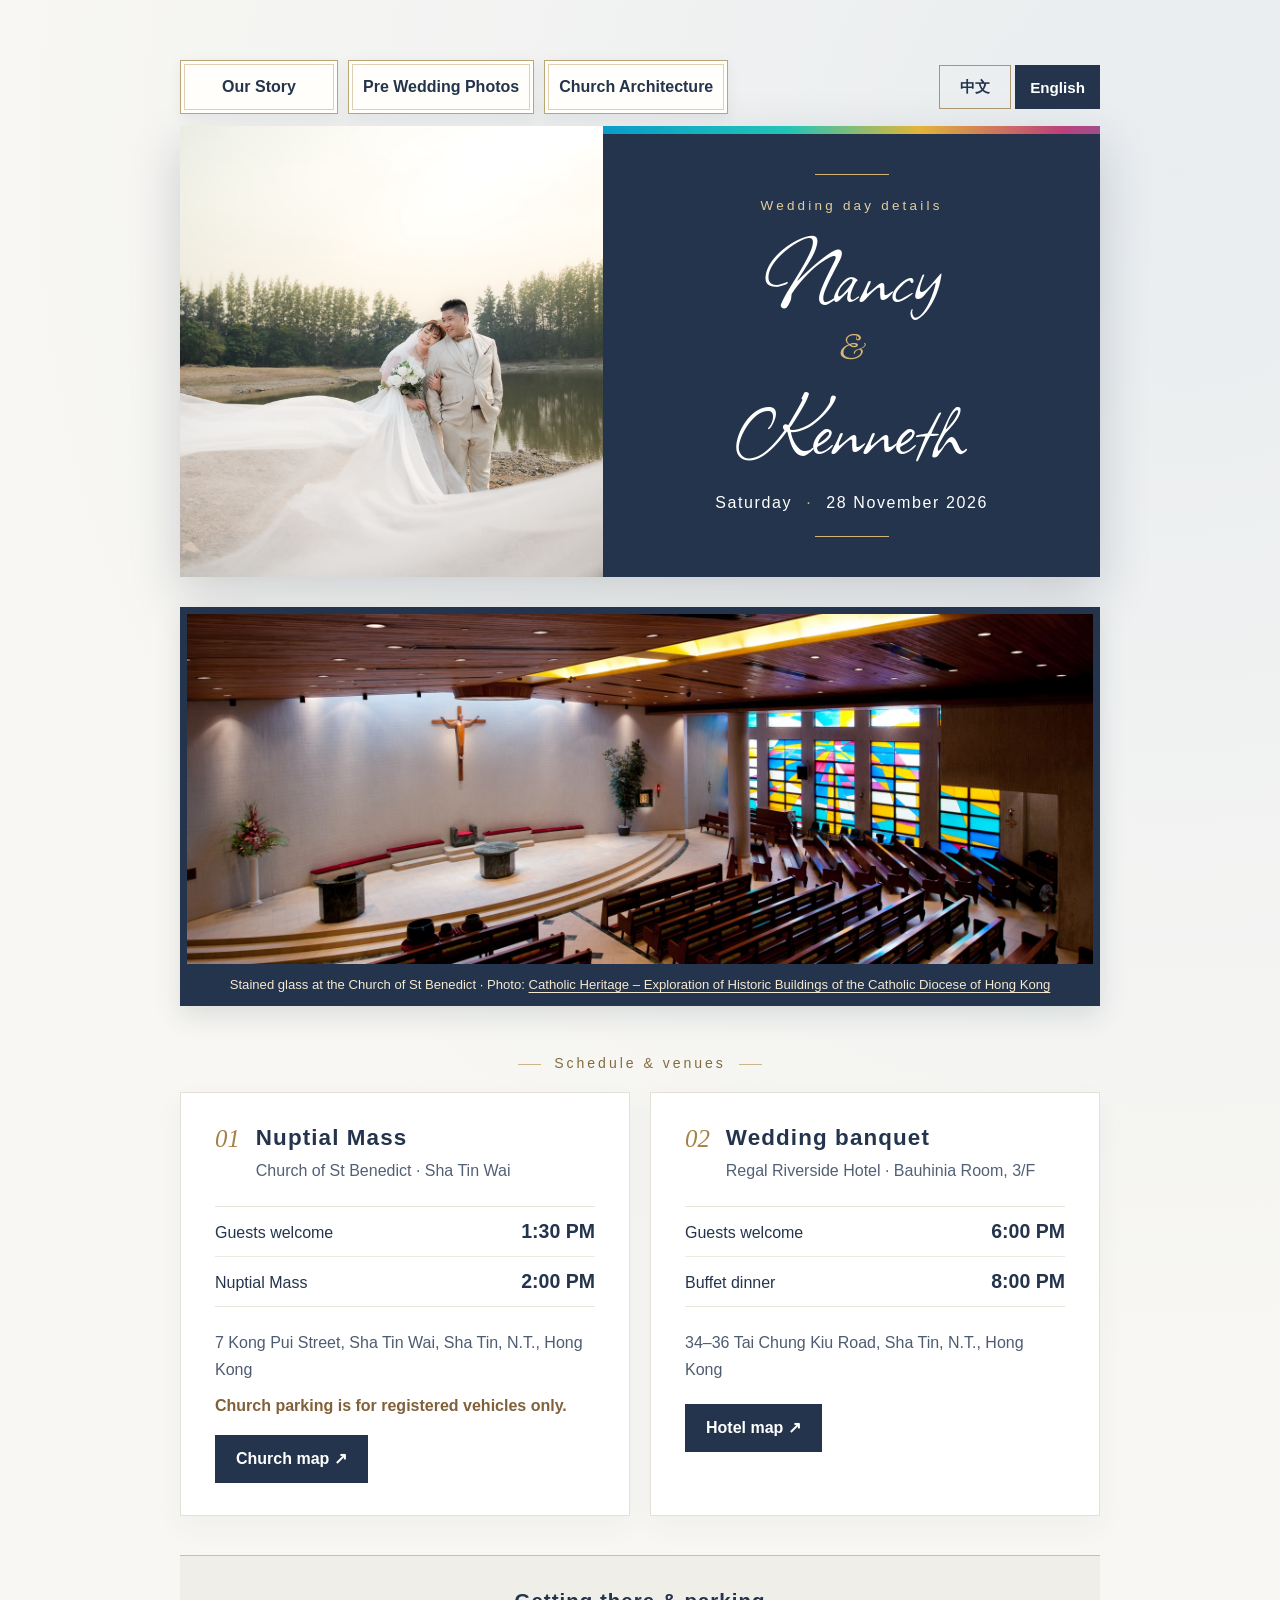
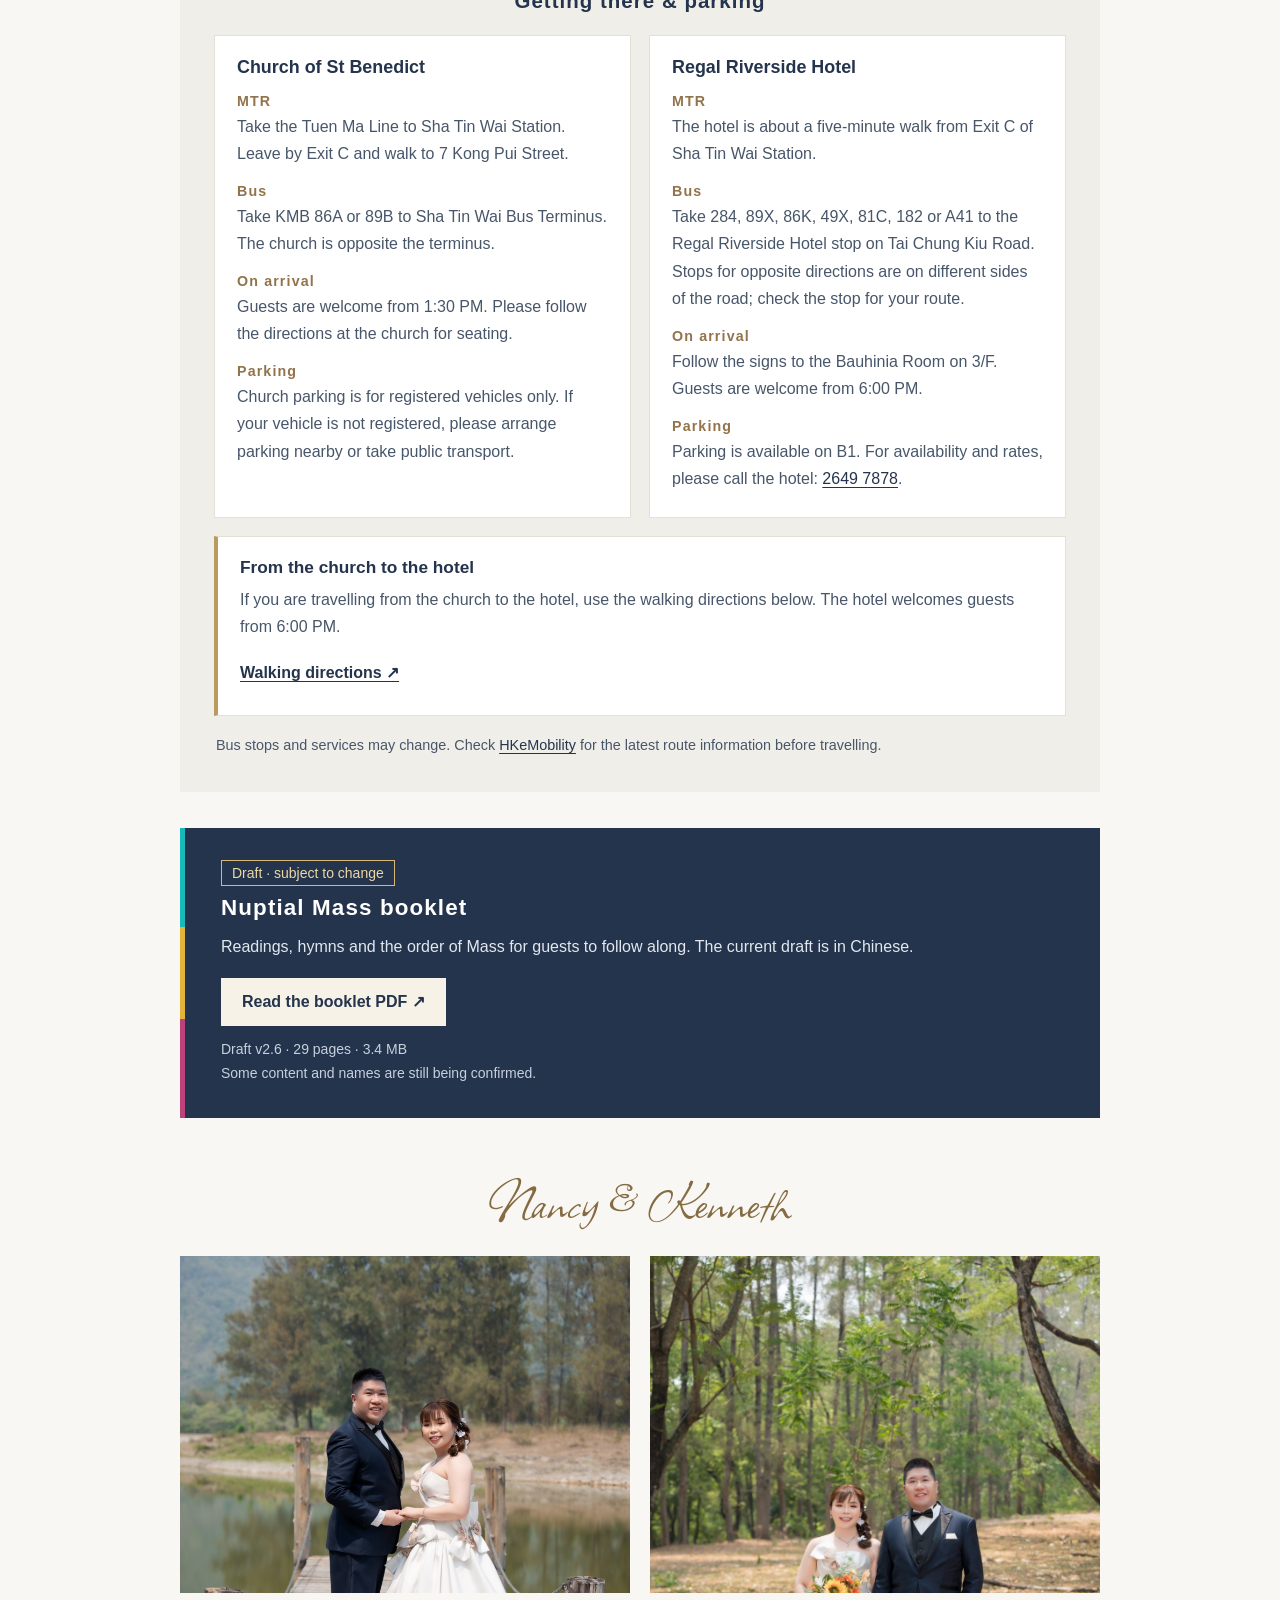
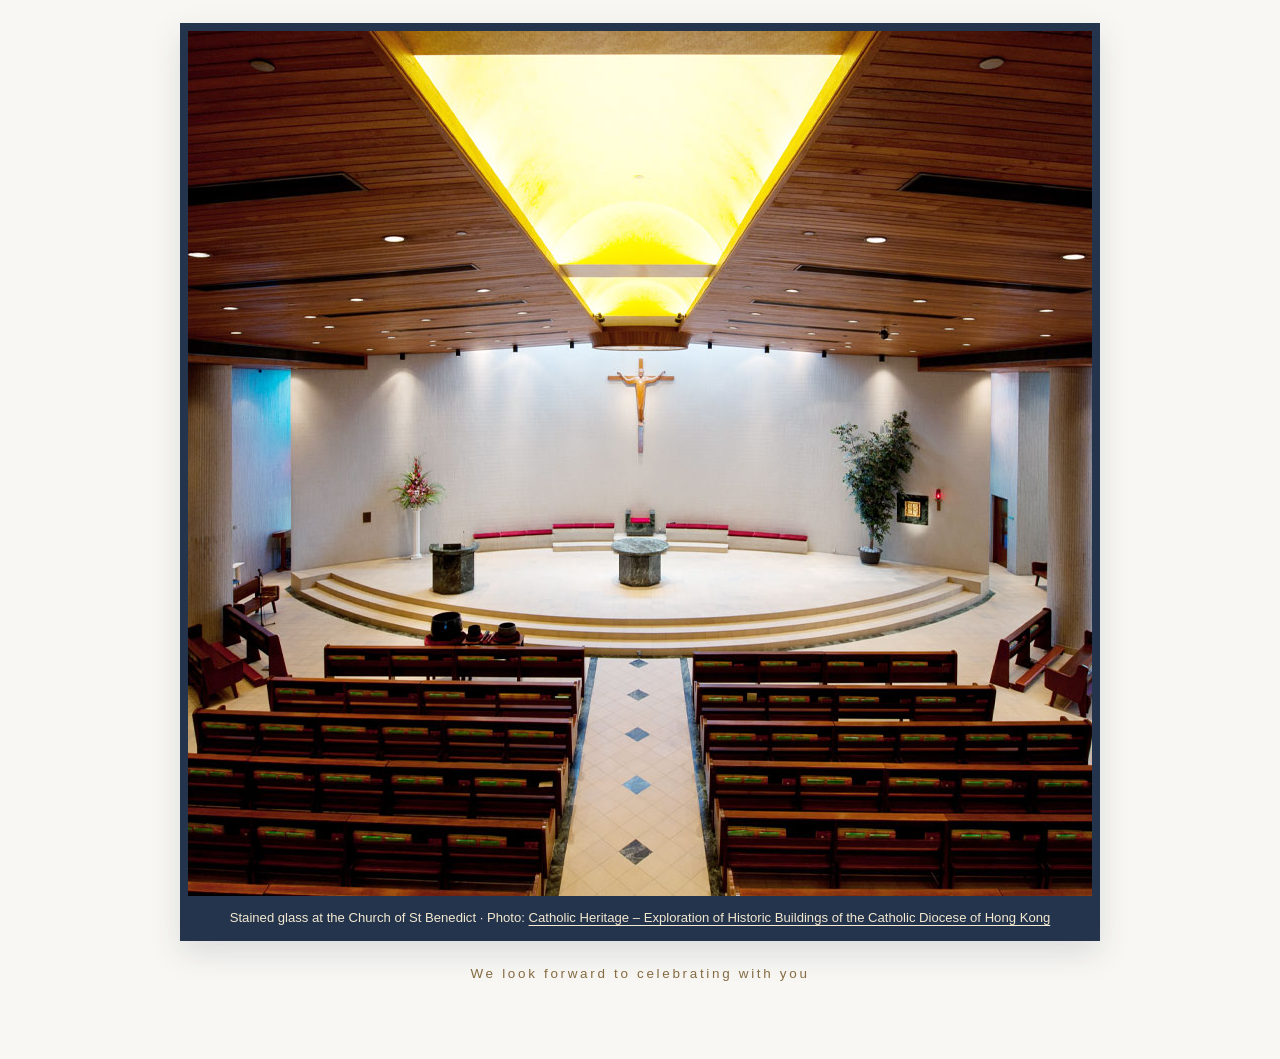
<file: en.html>
<!doctype html>
<html lang="en">
<head>
  <meta charset="utf-8">
  <meta name="viewport" content="width=device-width, initial-scale=1">
  <meta name="theme-color" content="#f8f6f1">
  <meta name="description" content="Wedding day details for Nancy and Kenneth — 28 November 2026.">
  <title>Nancy &amp; Kenneth | Wedding Information</title>
  <link rel="alternate" hreflang="zh-Hant" href="index.html">
  <link rel="alternate" hreflang="en" href="en.html">
  <link rel="preload" href="allison-regular.ttf" as="font" type="font/ttf" crossorigin>
  <link rel="icon" type="image/svg+xml" href="data:image/svg+xml,%3Csvg xmlns='http://www.w3.org/2000/svg' viewBox='0 0 64 64'%3E%3Crect width='64' height='64' rx='14' fill='%2324344c'/%3E%3Cpath d='M32 11v42M21 25h22' stroke='%23d8b874' stroke-width='4' stroke-linecap='round'/%3E%3C/svg%3E">
  <style>
    @font-face { font-family: "Wedding Script"; src: url("allison-regular.ttf") format("truetype"); font-style: normal; font-weight: 400; font-display: swap; }
    :root { color-scheme: light; font-family: "Helvetica Neue", Arial, sans-serif; color: #24344c; background: #f8f7f3; }
    * { box-sizing: border-box; }
    body { margin: 0; min-width: 300px; }
    .frame { min-height: 100vh; padding: 0 18px 52px; background: radial-gradient(circle at 92% 4%, #e9edf0 0, transparent 28%), #f8f7f3; }
    main { max-width: 920px; margin: 0 auto; }
    .topbar { display: flex; flex-wrap: wrap; justify-content: flex-end; align-items: center; gap: 7px 12px; padding: 12px 0; }
    .site-links { display: grid; grid-template-columns: repeat(3, minmax(0, 1fr)); gap: 4px; width: 100%; order: 2; }
    .site-links a { display: flex; min-height: 52px; align-items: center; justify-content: center; padding: 6px; border: 1px solid #ac966f; color: #24344c; font-family: inherit; font-size: 1rem; font-weight: 600; line-height: 1.35; text-align: center; text-decoration: none; }
    .site-links a[aria-current="page"] { background: #24344c; color: #fff; border-color: #24344c; }
    .site-links a:hover, .site-links a:focus-visible { outline: 2px solid #ac966f; outline-offset: 2px; }
    .language-nav { display: flex; justify-content: flex-end; align-items: center; gap: 4px; font-size: .95rem; }
    .language-nav a { display: inline-flex; min-height: 44px; min-width: 72px; align-items: center; justify-content: center; padding: 0 14px; border: 1px solid #ac966f; color: #24344c; text-decoration: none; font-weight: 600; }
    .language-nav a[aria-current="page"] { background: #24344c; color: #fff; border-color: #24344c; }
    .language-nav a:hover, .language-nav a:focus-visible { outline: 2px solid #ac966f; outline-offset: 2px; }
    .hero { display: grid; overflow: hidden; background: #24344c; color: #fff; box-shadow: 0 18px 48px #1c2c4030; }
    .hero-photo { display: block; width: 100%; height: 270px; object-fit: cover; object-position: center 61%; }
    header { position: relative; text-align: center; padding: 44px 18px 42px; border-top: 8px solid transparent; border-image: linear-gradient(105deg, #099ccb, #23c4b7 30%, #e2b539 51%, #bd417b 74%, #4679c6) 1; }
    header::before, header::after { content: ""; display: block; width: 74px; height: 1px; margin: 0 auto 23px; background: #d1b477; }
    header::after { margin: 24px auto 0; }
    .eyebrow { margin: 0 0 17px; color: #e2cd9e; font-size: .84rem; letter-spacing: .24em; }
    h1 { margin: 0; font-family: "Wedding Script", "Segoe Script", cursive; font-size: clamp(4.3rem, 17vw, 6rem); font-weight: 400; line-height: .95; letter-spacing: 0; }
    h1 .name { display: block; }
    .amp { display: block; color: #d8b874; font-size: .55em; line-height: .85; margin: .15em 0; }
    .date { margin: 21px 0 0; font-size: 1rem; letter-spacing: .1em; }
    .date span { color: #d8b874; padding: 0 .5em; }
    .countdown { display: inline-block; margin: 22px 0 0; padding: 9px 19px; border: 1px solid #d8b8748c; color: #f4e9d1; font-size: .95rem; letter-spacing: .09em; }
    .countdown strong { color: #fff; font: 400 1.55rem Georgia, serif; padding: 0 .13em; vertical-align: -.06em; }
    .countdown[hidden] { display: none; }
    h2 { margin: 0; font-size: 1.4rem; font-weight: 600; letter-spacing: .05em; }
    .section-label { margin: 40px 0 21px; text-align: center; color: #856b42; font-size: .88rem; letter-spacing: .21em; }
    .section-label::before, .section-label::after { content: ""; display: inline-block; vertical-align: middle; width: 23px; height: 1px; background: #cbb58d; margin: 0 13px; }
    .events { position: relative; }
    .events::before { content: ""; position: absolute; left: 20px; top: 23px; bottom: 23px; width: 1px; background: #cfb88b; }
    .card { position: relative; background: #fff; border: 1px solid #e5e0d5; box-shadow: 0 10px 28px #293d520c; padding: 27px 25px 29px; margin: 16px 0 16px 39px; }
    .card::before { content: ""; position: absolute; left: -24px; top: 29px; width: 9px; height: 9px; border: 2px solid #a78348; border-radius: 50%; background: #f8f7f3; }
    .card-head { display: flex; gap: 16px; align-items: start; }
    .number { flex: none; color: #a58146; font: italic 1.55rem Georgia, serif; line-height: 1.1; }
    .place { margin: 7px 0 0; color: #526076; line-height: 1.65; }
    .times { margin: 22px 0; border-top: 1px solid #e9e4da; border-bottom: 1px solid #e9e4da; }
    .time-row { display: flex; align-items: baseline; justify-content: space-between; gap: 12px; padding: 13px 0; }
    .time-row + .time-row { border-top: 1px solid #efebe3; }
    .time-row strong { font-size: 1.22rem; font-weight: 600; font-variant-numeric: tabular-nums; white-space: nowrap; }
    address { font-style: normal; color: #4d5c70; line-height: 1.7; }
    .map-link { display: inline-flex; align-items: center; justify-content: center; min-height: 48px; margin-top: 20px; padding: 0 21px; background: #24344c; color: #fff; text-decoration: none; font-weight: 600; }
    .map-link:focus-visible, .map-link:hover { outline: 2px solid #b69862; outline-offset: 3px; background: #334862; }
    .parking-note { margin: 13px 0 0; color: #806139; font-weight: 600; }
    .guide { margin: 39px 0 0; padding: 27px 22px 28px; background: #f0eee9; border-top: 1px solid #d4bd90; }
    .guide h2 { font-size: 1.28rem; text-align: center; margin: 0 0 22px; }
    .guide-grid { display: grid; gap: 18px; }
    .guide-place { background: #fff; padding: 21px 22px 24px; border: 1px solid #e5e0d5; }
    .guide-place h3 { margin: 0 0 12px; font-size: 1.12rem; }
    .guide-place dl { margin: 0; }
    .guide-place dt { margin: 15px 0 4px; color: #92734b; font-size: .89rem; font-weight: 700; letter-spacing: .08em; }
    .guide-place dd { margin: 0; line-height: 1.72; color: #48566a; }
    .guide-place a { color: #24344c; text-underline-offset: 3px; }
    .transfer { margin-top: 18px; padding: 20px 22px; background: #fff; border: 1px solid #e5e0d5; border-left: 4px solid #b99a5f; }
    .transfer h3 { margin: 0 0 8px; font-size: 1.08rem; }
    .transfer p { margin: 0; color: #48566a; line-height: 1.72; }
    .transfer a { display: inline-flex; align-items: center; min-height: 44px; margin-top: 10px; color: #24344c; font-weight: 600; text-underline-offset: 3px; }
    .bus-update { margin: 18px 2px 0; color: #48566a; font-size: .9rem; line-height: 1.6; }
    .bus-update a { color: #24344c; text-underline-offset: 3px; }
    .photos { margin-top: 36px; }
    .photos h2 { text-align: center; margin: 0 0 19px; font-family: "Wedding Script", "Segoe Script", cursive; font-weight: 400; color: #856b42; font-size: clamp(2.5rem, 10vw, 3.7rem); line-height: 1.2; letter-spacing: 0; }
    .photo-grid { display: grid; grid-template-columns: 1fr 1fr; gap: 10px; }
    .photo-grid figure { position: relative; margin: 0; aspect-ratio: 3 / 4; overflow: hidden; background: #e8e3da; }
    .photo-grid img { display: block; width: 100%; height: 100%; object-fit: cover; object-position: center 42%; }
    .photo-grid figure:nth-child(2) img { object-position: center 32%; }
    .glass-feature { margin: 30px 0 0; padding: 7px; background: #24344c; box-shadow: 0 10px 25px #24344c22; }
    .glass-feature img { display: block; width: 100%; height: 255px; object-fit: cover; object-position: 75% 57%; }
    .glass-feature figcaption { padding: 11px 7px 4px; color: #f4e9d1; font-size: .82rem; line-height: 1.5; text-align: center; }
    .glass-feature a { color: inherit; text-underline-offset: 3px; }
    .glass-finale { margin: 30px 0 0; padding: 8px; background: #24344c; box-shadow: 0 12px 30px #24344c22; }
    .glass-finale img { display: block; width: 100%; aspect-ratio: 1.75; object-fit: cover; object-position: center; }
    .glass-finale figcaption { padding: 12px 7px 5px; color: #f4e9d1; font-size: .82rem; line-height: 1.5; text-align: center; }
    .glass-finale a { color: inherit; text-underline-offset: 3px; }
    .booklet { position: relative; display: grid; gap: 22px; margin-top: 36px; padding: 28px; background: #24344c; color: #fff; border-left: 5px solid #18b9bd; }
    .booklet::before { content: ""; position: absolute; top: 0; left: -5px; width: 5px; height: 100%; background: linear-gradient(#18b9bd 0 34%, #e2b539 34% 66%, #bd417b 66%); }
    .booklet h2 { margin-top: 9px; }
    .draft-label { display: inline-block; padding: 4px 10px; border: 1px solid #d8b874; color: #edd7a5; font-size: .875rem; }
    .booklet p { margin: 12px 0 0; color: #e2e7ef; line-height: 1.7; }
    .booklet .map-link { margin-top: 18px; background: #f7f2e7; color: #24344c; }
    .booklet .file-detail { font-size: .875rem; color: #c8d0dd; }
    footer { text-align: center; margin-top: 25px; color: #856b42; font-size: .84rem; letter-spacing: .2em; }
    @media (min-width: 720px) {
      .frame { padding: 48px 30px 78px; }
      .topbar { flex-wrap: nowrap; justify-content: space-between; }
      .site-links { display: flex; width: auto; order: 0; }
      .site-links a { min-width: 145px; min-height: 44px; }
      .hero { grid-template-columns: 46% 54%; min-height: 380px; }
      .hero-photo { height: 100%; min-height: 450px; object-position: center 36%; }
      header { display: flex; flex-direction: column; align-items: center; justify-content: center; padding: 40px 20px; }
      .section-label { margin-top: 49px; }
      .events { display: grid; grid-template-columns: 1fr 1fr; gap: 20px; }
      .events::before, .card::before { display: none; }
      .card { margin: 0; padding: 32px 34px; }
      .guide { padding: 33px 34px 35px; }
      .guide-grid { grid-template-columns: 1fr 1fr; }
      .photos { margin-top: 48px; }
      .glass-feature img { height: 350px; }
      .glass-finale img { aspect-ratio: 2.1; }
      .booklet { padding: 32px 36px; }
      .photo-grid { gap: 20px; }
      .photo-grid figure { aspect-ratio: 4 / 3; }
      .photo-grid figure:first-child img { object-position: center 36%; }
      .photo-grid figure:nth-child(2) img { object-position: center 29%; }
    }
  </style>
  <link rel="stylesheet" href="nav.css">
</head>
<body>
  <div class="frame">
    <main>
      <div class="topbar"><nav class="site-links" aria-label="Site pages"><a href="our-story-en.html">Our Story</a><a href="pre-wedding-en.html">Pre Wedding Photos</a><a href="church-en.html">Church Architecture</a></nav><nav class="language-nav" aria-label="Choose a language"><a href="index.html" lang="zh-Hant">中文</a><a href="en.html" lang="en" aria-current="page">English</a></nav></div>
      <div class="hero">
        <img class="hero-photo" src="hero-couple.jpeg" width="2048" height="1366" alt="Wedding portrait of Nancy and Kenneth">
        <header>
          <p class="eyebrow">Wedding day details</p>
          <h1 aria-label="Nancy &amp; Kenneth"><span class="name">Nancy</span><span class="amp" aria-hidden="true">&amp;</span><span class="name">Kenneth</span></h1>
          <p class="date">Saturday <span aria-hidden="true">·</span> 28 November 2026</p>
          <p class="countdown" data-countdown hidden></p>
        </header>
      </div>

      <figure class="glass-feature">
        <img src="church-glass-feature.jpg" width="1920" height="1080" alt="Stained-glass windows and interior at the Church of St Benedict">
        <figcaption>Stained glass at the Church of St Benedict · Photo: <a href="https://heritage.catholic.org.hk/en/catholic_building/st_benedict_church/photo/index-id-39.html" target="_blank" rel="noopener noreferrer">Catholic Heritage – Exploration of Historic Buildings of the Catholic Diocese of Hong Kong</a></figcaption>
      </figure>
      <p class="section-label">Schedule &amp; venues</p>

      <div class="events">
      <section class="card" aria-labelledby="church-title">
        <div class="card-head"><span class="number" aria-hidden="true">01</span><div><h2 id="church-title">Nuptial Mass</h2><p class="place">Church of St Benedict · Sha Tin Wai</p></div></div>
        <div class="times">
          <div class="time-row"><span>Guests welcome</span><strong>1:30 PM</strong></div>
          <div class="time-row"><span>Nuptial Mass</span><strong>2:00 PM</strong></div>
        </div>
        <address>7 Kong Pui Street, Sha Tin Wai, Sha Tin, N.T., Hong Kong</address>
        <p class="parking-note">Church parking is for registered vehicles only.</p>
        <a class="map-link" href="https://www.google.com/maps/search/?api=1&amp;query=Church%20of%20St%20Benedict%207%20Kong%20Pui%20Street%20Sha%20Tin" target="_blank" rel="noopener noreferrer" aria-label="View the Church of St Benedict on a map (opens in a new tab)">Church map ↗</a>
      </section>

      <section class="card" aria-labelledby="banquet-title">
        <div class="card-head"><span class="number" aria-hidden="true">02</span><div><h2 id="banquet-title">Wedding banquet</h2><p class="place">Regal Riverside Hotel · Bauhinia Room, 3/F</p></div></div>
        <div class="times">
          <div class="time-row"><span>Guests welcome</span><strong>6:00 PM</strong></div>
          <div class="time-row"><span>Buffet dinner</span><strong>8:00 PM</strong></div>
        </div>
        <address>34–36 Tai Chung Kiu Road, Sha Tin, N.T., Hong Kong</address>
        <a class="map-link" href="https://www.google.com/maps/search/?api=1&amp;query=Regal%20Riverside%20Hotel%2034-36%20Tai%20Chung%20Kiu%20Road%20Sha%20Tin" target="_blank" rel="noopener noreferrer" aria-label="View Regal Riverside Hotel on a map (opens in a new tab)">Hotel map ↗</a>
      </section>
      </div>

      <section class="guide" aria-labelledby="guide-title">
        <h2 id="guide-title">Getting there &amp; parking</h2>
        <div class="guide-grid">
          <div class="guide-place">
            <h3>Church of St Benedict</h3>
            <dl>
              <dt>MTR</dt>
              <dd>Take the Tuen Ma Line to Sha Tin Wai Station. Leave by Exit C and walk to 7 Kong Pui Street.</dd>
              <dt>Bus</dt>
              <dd>Take KMB 86A or 89B to Sha Tin Wai Bus Terminus. The church is opposite the terminus.</dd>
              <dt>On arrival</dt>
              <dd>Guests are welcome from 1:30 PM. Please follow the directions at the church for seating.</dd>
              <dt>Parking</dt>
              <dd>Church parking is for registered vehicles only. If your vehicle is not registered, please arrange parking nearby or take public transport.</dd>
            </dl>
          </div>
          <div class="guide-place">
            <h3>Regal Riverside Hotel</h3>
            <dl>
              <dt>MTR</dt>
              <dd>The hotel is about a five-minute walk from Exit C of Sha Tin Wai Station.</dd>
              <dt>Bus</dt>
              <dd>Take 284, 89X, 86K, 49X, 81C, 182 or A41 to the Regal Riverside Hotel stop on Tai Chung Kiu Road. Stops for opposite directions are on different sides of the road; check the stop for your route.</dd>
              <dt>On arrival</dt>
              <dd>Follow the signs to the Bauhinia Room on 3/F. Guests are welcome from 6:00 PM.</dd>
              <dt>Parking</dt>
              <dd>Parking is available on B1. For availability and rates, please call the hotel: <a href="tel:+85226497878">2649 7878</a>.</dd>
            </dl>
          </div>
        </div>
        <div class="transfer">
          <h3>From the church to the hotel</h3>
          <p>If you are travelling from the church to the hotel, use the walking directions below. The hotel welcomes guests from 6:00 PM.</p>
          <a href="https://www.google.com/maps/dir/?api=1&amp;origin=Church%20of%20St%20Benedict%207%20Kong%20Pui%20Street%20Sha%20Tin&amp;destination=Regal%20Riverside%20Hotel%2034-36%20Tai%20Chung%20Kiu%20Road%20Sha%20Tin&amp;travelmode=walking" target="_blank" rel="noopener noreferrer" aria-label="Walking directions from the Church of St Benedict to Regal Riverside Hotel (opens in a new tab)">Walking directions ↗</a>
        </div>
        <p class="bus-update">Bus stops and services may change. Check <a href="https://www.hkemobility.gov.hk/" target="_blank" rel="noopener noreferrer">HKeMobility</a> for the latest route information before travelling.</p>
      </section>

      <section class="booklet" aria-labelledby="booklet-title">
        <div>
          <span class="draft-label">Draft · subject to change</span>
          <h2 id="booklet-title">Nuptial Mass booklet</h2>
          <p>Readings, hymns and the order of Mass for guests to follow along. The current draft is in Chinese.</p>
          <a class="map-link" href="wedding-mass-booklet-draft-v2.6.pdf" target="_blank" rel="noopener noreferrer" aria-label="Read the draft Mass booklet PDF (in Chinese; opens in a new tab)">Read the booklet PDF ↗</a>
          <p class="file-detail">Draft v2.6 · 29 pages · 3.4 MB<br>Some content and names are still being confirmed.</p>
        </div>
      </section>

      <section class="photos" aria-labelledby="photos-title">
        <h2 id="photos-title">Nancy &amp; Kenneth</h2>
        <div class="photo-grid">
          <figure><img src="couple-bridge.jpeg" width="1672" height="2508" loading="lazy" alt="Nancy and Kenneth on a lakeside bridge"></figure>
          <figure><img src="couple-woods.jpeg" width="1024" height="1536" loading="lazy" alt="Nancy and Kenneth in the woods"></figure>
        </div>
      </section>

      <figure class="glass-finale">
        <img src="church-glass-official.jpg" width="1370" height="865" loading="lazy" alt="Interior of the Church of St Benedict, showing blue, yellow and red stained-glass windows">
        <figcaption>Stained glass at the Church of St Benedict · Photo: <a href="https://heritage.catholic.org.hk/en/catholic_building/st_benedict_church/photo/index-id-39.html" target="_blank" rel="noopener noreferrer">Catholic Heritage – Exploration of Historic Buildings of the Catholic Diocese of Hong Kong</a></figcaption>
      </figure>
      <footer>We look forward to celebrating with you</footer>
    </main>
  </div>
  <script>
    (() => {
      const counter = document.querySelector('[data-countdown]');
      function updateCountdown() {
        const parts = Object.fromEntries(new Intl.DateTimeFormat('en-US', { timeZone: 'Asia/Hong_Kong', year: 'numeric', month: 'numeric', day: 'numeric' }).formatToParts(new Date()).filter(part => part.type !== 'literal').map(part => [part.type, Number(part.value)]));
        const days = Math.round((Date.UTC(2026, 10, 28) - Date.UTC(parts.year, parts.month - 1, parts.day)) / 86400000);
        if (days < 0) { counter.hidden = true; return; }
        counter.replaceChildren();
        if (days === 0) {
          counter.textContent = 'Today is our wedding day';
        } else {
          counter.append('Only ', Object.assign(document.createElement('strong'), { textContent: String(days) }), days === 1 ? ' day until our wedding' : ' days until our wedding');
        }
        counter.hidden = false;
      }
      updateCountdown();
      setInterval(updateCountdown, 60000);
    })();
  </script>
</body>
</html>
</file>
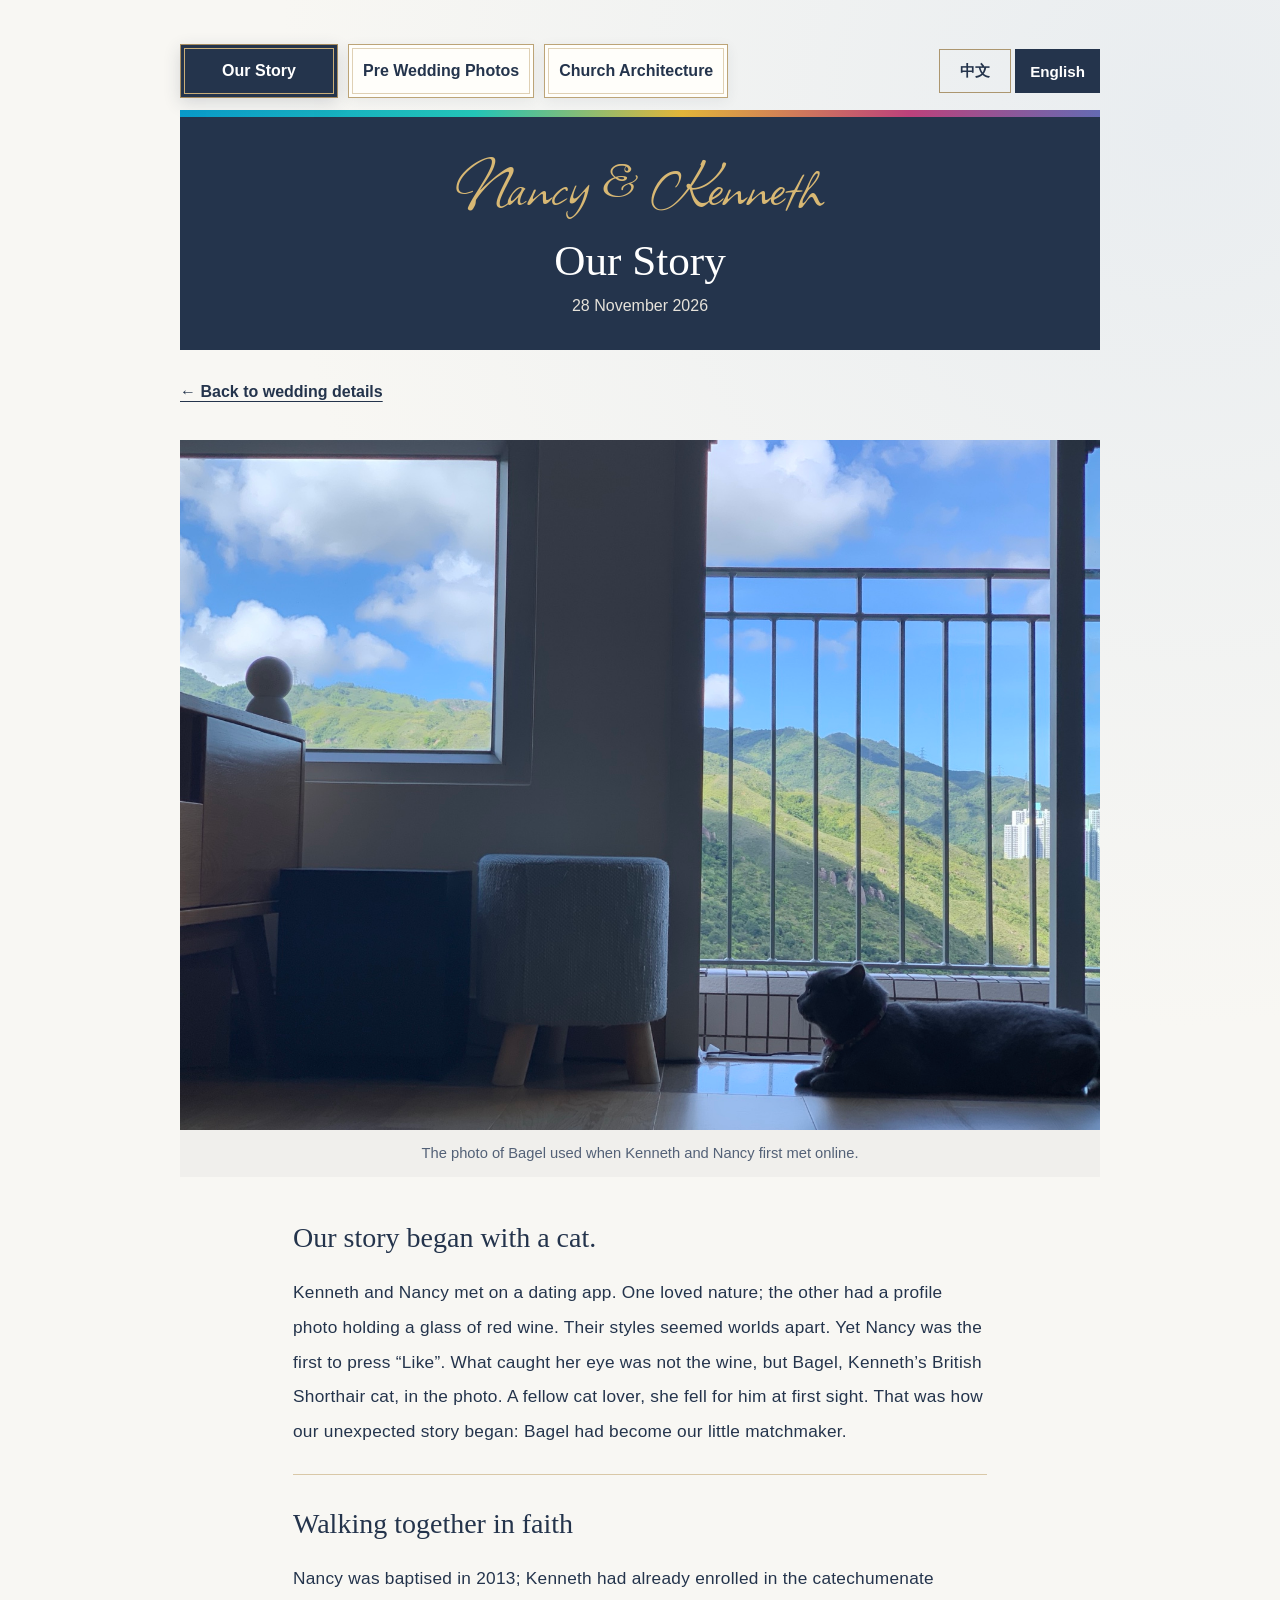
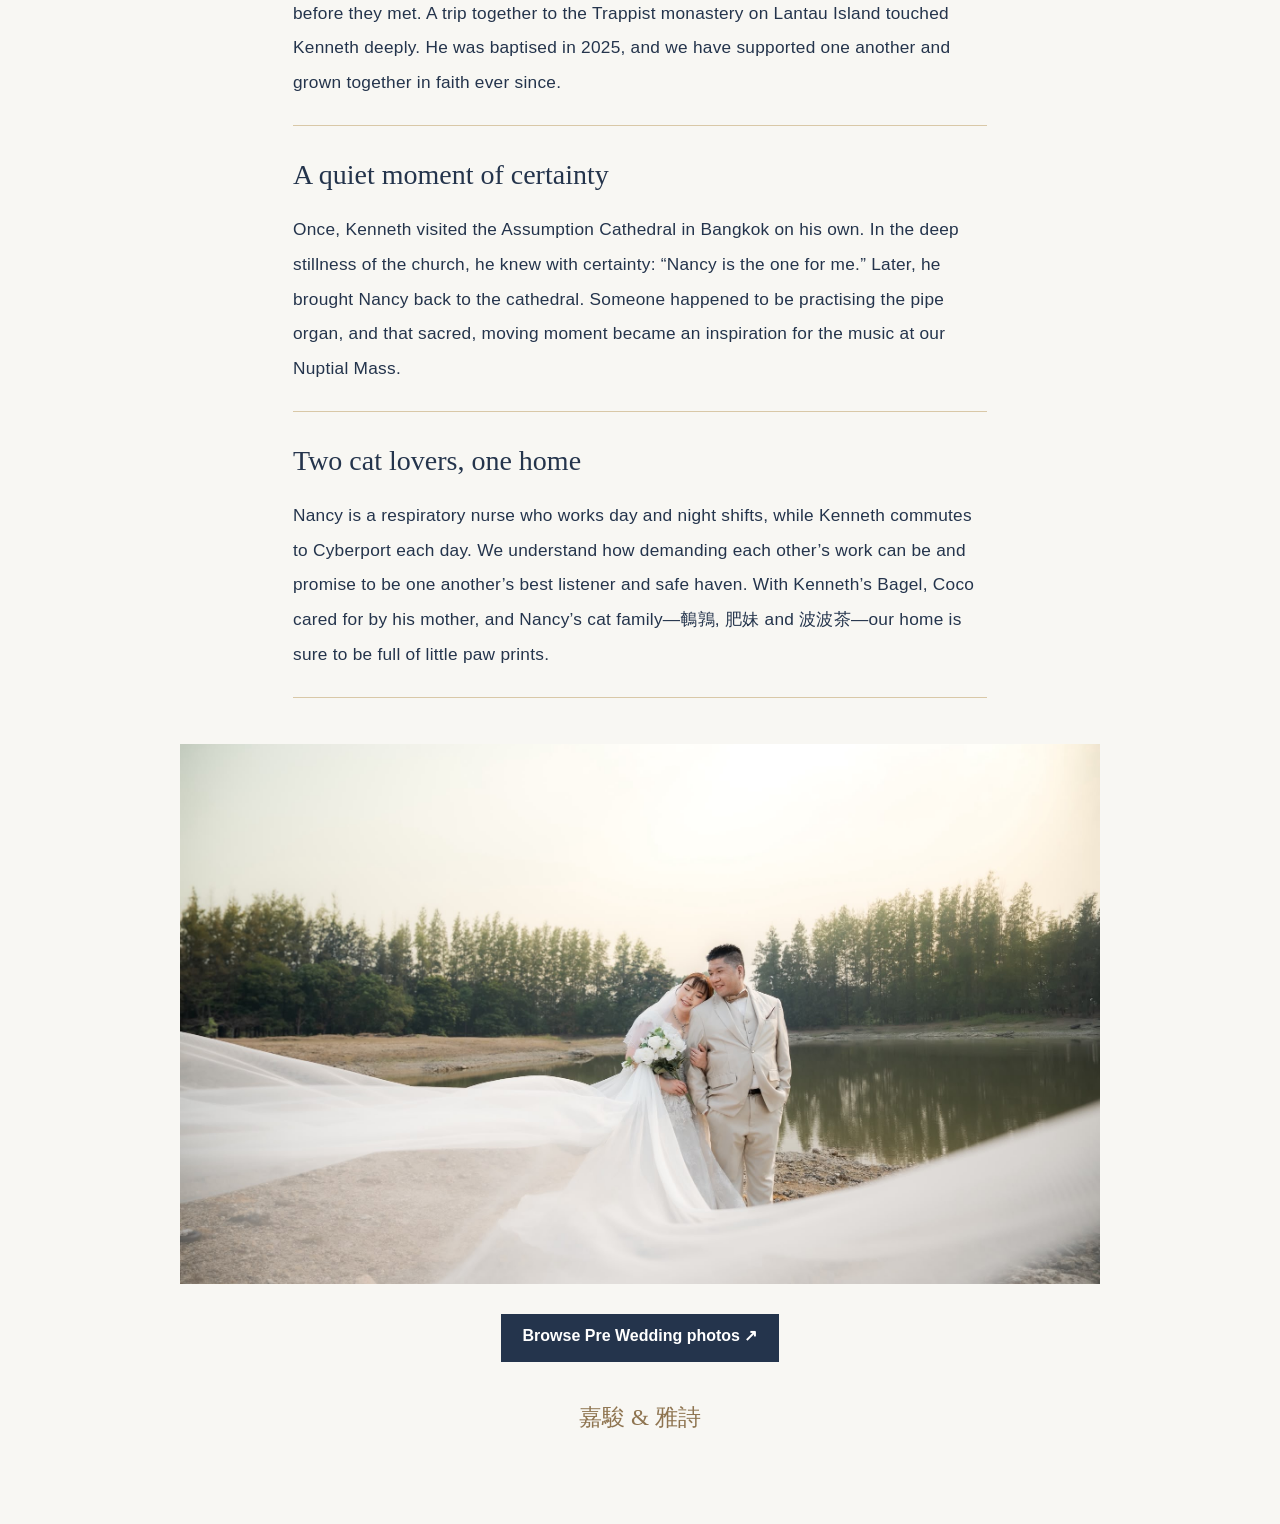
<file: our-story-en.html>
<!doctype html>
<html lang="en">
<head>
  <meta charset="utf-8">
  <meta name="viewport" content="width=device-width, initial-scale=1">
  <meta name="theme-color" content="#f8f7f3">
  <meta name="description" content="Nancy and Kenneth's story and pre-wedding photos.">
  <title>Our Story｜Nancy &amp; Kenneth</title>
  <link rel="alternate" hreflang="zh-Hant" href="our-story.html">
  <link rel="alternate" hreflang="en" href="our-story-en.html">
  <link rel="preload" href="allison-regular.ttf" as="font" type="font/ttf" crossorigin>
  <link rel="icon" type="image/svg+xml" href="data:image/svg+xml,%3Csvg xmlns='http://www.w3.org/2000/svg' viewBox='0 0 64 64'%3E%3Crect width='64' height='64' rx='14' fill='%2324344c'/%3E%3Cpath d='M32 11v42M21 25h22' stroke='%23d8b874' stroke-width='4' stroke-linecap='round'/%3E%3C/svg%3E">
  <link rel="stylesheet" href="gallery.css">
  <link rel="stylesheet" href="nav.css">
</head>
<body>
  <div class="frame"><main>
    <div class="topbar"><nav class="site-links" aria-label="Site pages"><a href="our-story-en.html" aria-current="page">Our Story</a><a href="pre-wedding-en.html">Pre Wedding Photos</a><a href="church-en.html">Church Architecture</a></nav><nav class="language-nav" aria-label="Choose a language"><a href="our-story.html" lang="zh-Hant">中文</a><a href="our-story-en.html" lang="en" aria-current="page">English</a></nav></div>
    <header class="album-header"><p class="names">Nancy &amp; Kenneth</p><h1>Our Story</h1><p>28 November 2026</p></header>
    <a class="home-link" href="en.html">← Back to wedding details</a>
    <figure class="story-cat"><img src="bagel-story.jpeg" width="1536" height="1152" alt="Bagel resting by a window overlooking green hills"><figcaption>The photo of Bagel used when Kenneth and Nancy first met online.</figcaption></figure>
    <article class="story-narrative" aria-label="Our story">
      <section class="story-chapter"><h2>Our story began with a cat.</h2><p>Kenneth and Nancy met on a dating app. One loved nature; the other had a profile photo holding a glass of red wine. Their styles seemed worlds apart. Yet Nancy was the first to press “Like”. What caught her eye was not the wine, but Bagel, Kenneth’s British Shorthair cat, in the photo. A fellow cat lover, she fell for him at first sight. That was how our unexpected story began: Bagel had become our little matchmaker.</p></section>
      <section class="story-chapter"><h2>Walking together in faith</h2><p>Nancy was baptised in 2013; Kenneth had already enrolled in the catechumenate before they met. A trip together to the Trappist monastery on Lantau Island touched Kenneth deeply. He was baptised in 2025, and we have supported one another and grown together in faith ever since.</p></section>
      <section class="story-chapter"><h2>A quiet moment of certainty</h2><p>Once, Kenneth visited the Assumption Cathedral in Bangkok on his own. In the deep stillness of the church, he knew with certainty: “Nancy is the one for me.” Later, he brought Nancy back to the cathedral. Someone happened to be practising the pipe organ, and that sacred, moving moment became an inspiration for the music at our Nuptial Mass.</p></section>
      <section class="story-chapter"><h2>Two cat lovers, one home</h2><p>Nancy is a respiratory nurse who works day and night shifts, while Kenneth commutes to Cyberport each day. We understand how demanding each other’s work can be and promise to be one another’s best listener and safe haven. With Kenneth’s Bagel, Coco cared for by his mother, and Nancy’s cat family—鵪鶉, 肥妹 and 波波茶—our home is sure to be full of little paw prints.</p></section>
    </article>
    <figure class="story-photo"><img src="hero-couple.jpeg" width="2048" height="1366" loading="lazy" alt="Pre-wedding portrait of Nancy and Kenneth"></figure>
    <a class="story-album" href="pre-wedding-en.html">Browse Pre Wedding photos ↗</a>
    <p class="story-signature">嘉駿 &amp; 雅詩</p>
  </main></div>
</body>
</html>
</file>
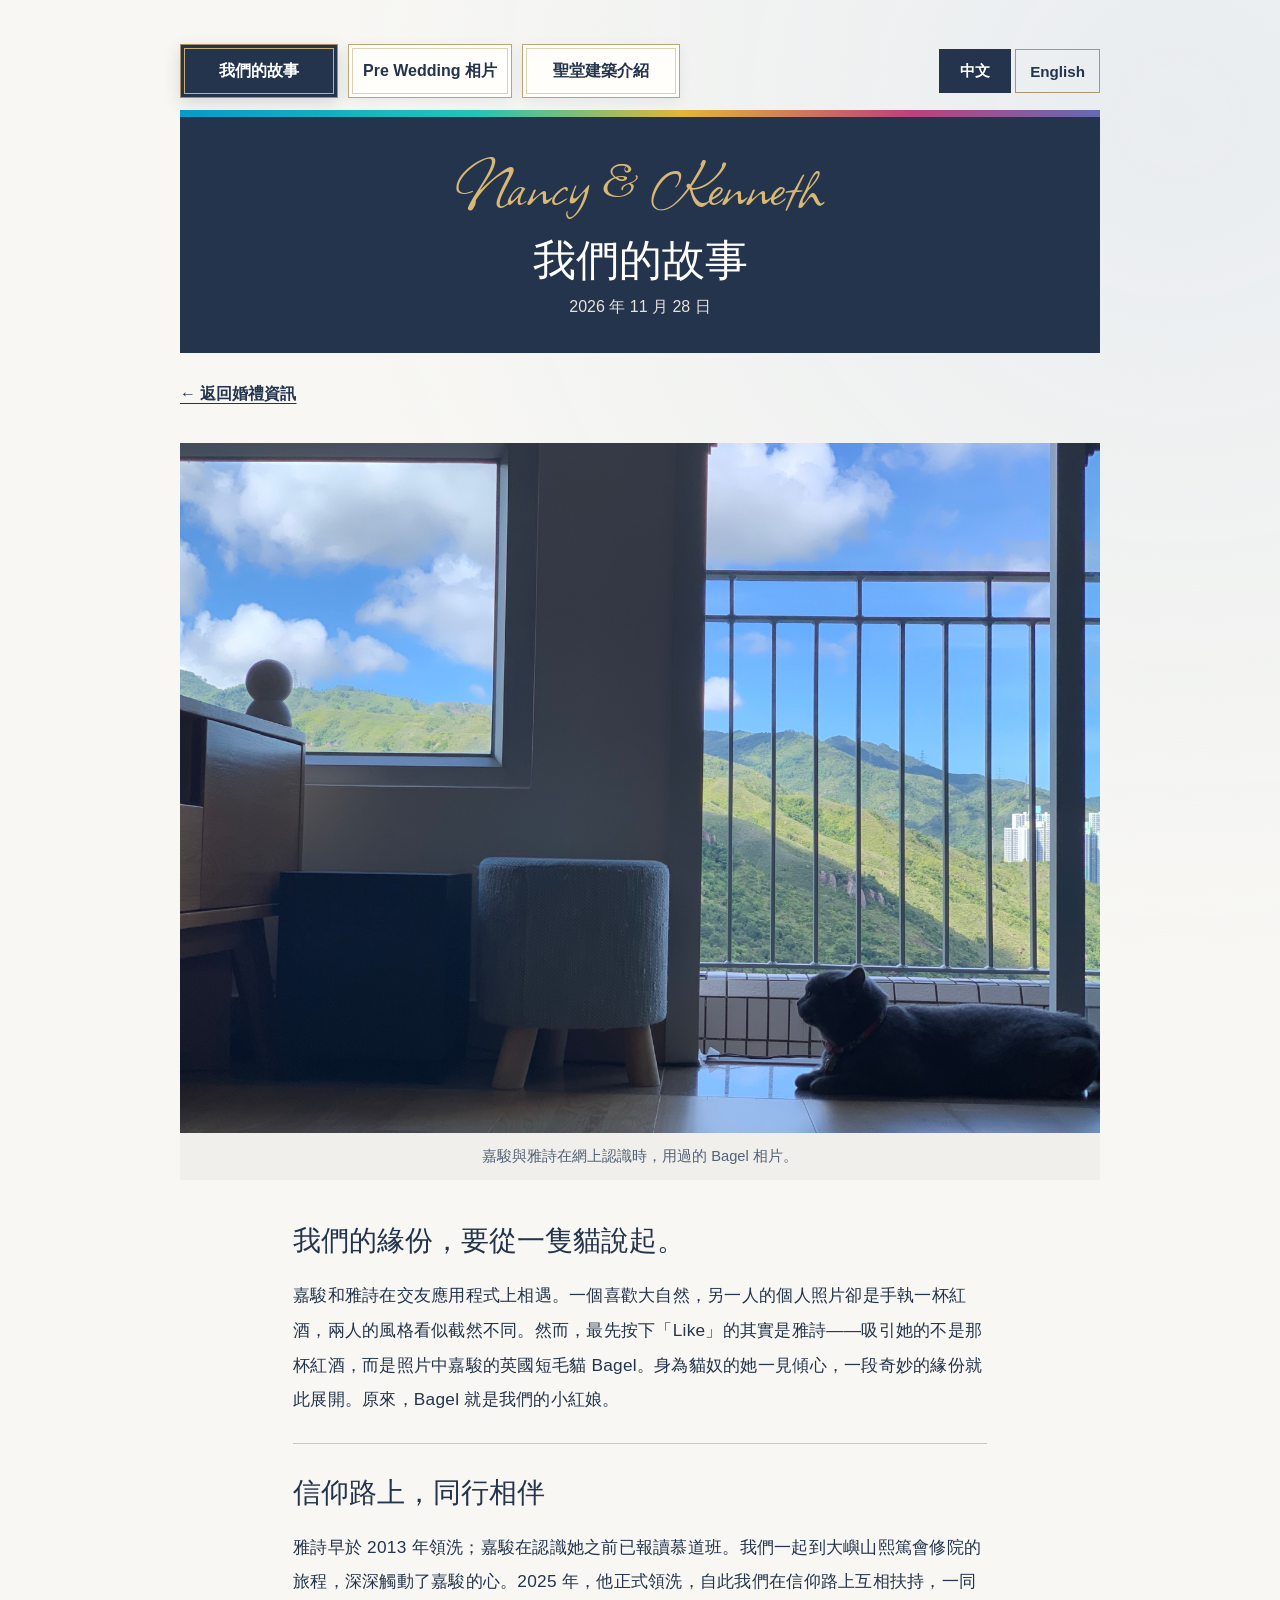
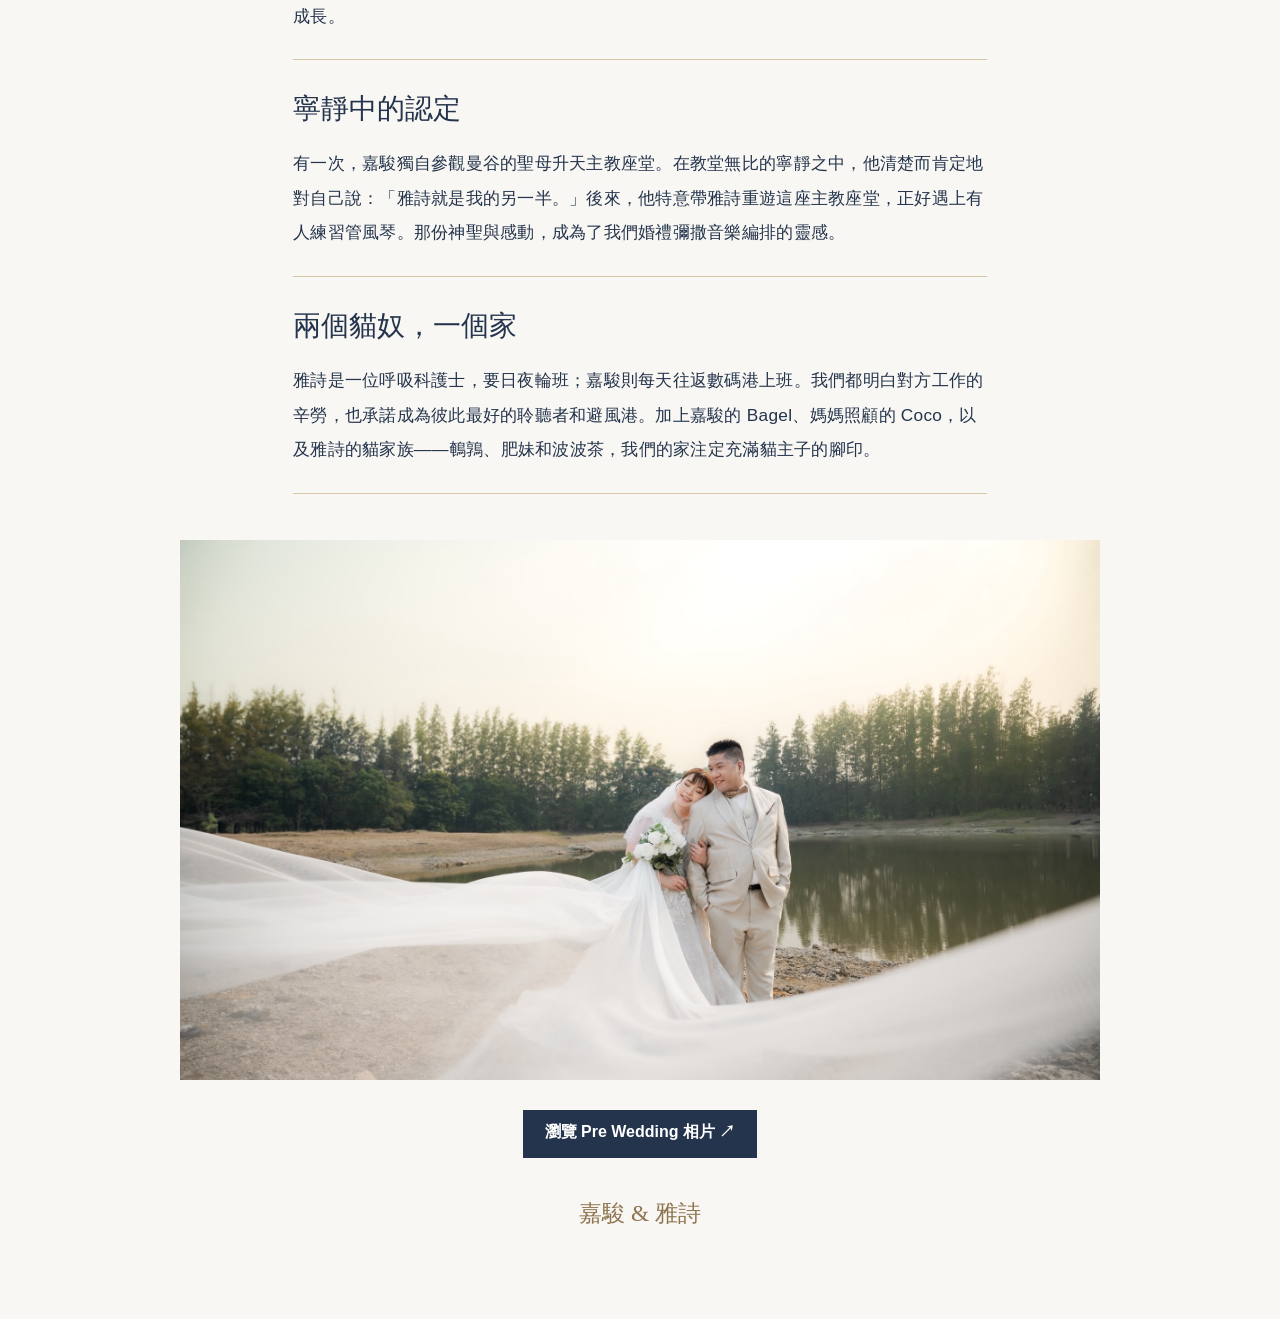
<file: our-story.html>
<!doctype html>
<html lang="zh-Hant">
<head>
  <meta charset="utf-8">
  <meta name="viewport" content="width=device-width, initial-scale=1">
  <meta name="theme-color" content="#f8f7f3">
  <meta name="description" content="Nancy 與 Kenneth 的故事與婚紗照。">
  <title>我們的故事｜Nancy &amp; Kenneth</title>
  <link rel="alternate" hreflang="zh-Hant" href="our-story.html">
  <link rel="alternate" hreflang="en" href="our-story-en.html">
  <link rel="preload" href="allison-regular.ttf" as="font" type="font/ttf" crossorigin>
  <link rel="icon" type="image/svg+xml" href="data:image/svg+xml,%3Csvg xmlns='http://www.w3.org/2000/svg' viewBox='0 0 64 64'%3E%3Crect width='64' height='64' rx='14' fill='%2324344c'/%3E%3Cpath d='M32 11v42M21 25h22' stroke='%23d8b874' stroke-width='4' stroke-linecap='round'/%3E%3C/svg%3E">
  <link rel="stylesheet" href="gallery.css">
  <link rel="stylesheet" href="nav.css">
</head>
<body>
  <div class="frame"><main>
    <div class="topbar"><nav class="site-links" aria-label="網站分頁"><a href="our-story.html" aria-current="page">我們的故事</a><a href="pre-wedding.html">Pre Wedding 相片</a><a href="church.html">聖堂建築介紹</a></nav><nav class="language-nav" aria-label="選擇語言"><a href="our-story.html" lang="zh-Hant" aria-current="page">中文</a><a href="our-story-en.html" lang="en">English</a></nav></div>
    <header class="album-header"><p class="names">Nancy &amp; Kenneth</p><h1>我們的故事</h1><p>2026 年 11 月 28 日</p></header>
    <a class="home-link" href="index.html">← 返回婚禮資訊</a>
    <figure class="story-cat"><img src="bagel-story.jpeg" width="1536" height="1152" alt="Bagel 伏在窗邊，望向窗外青山"><figcaption>嘉駿與雅詩在網上認識時，用過的 Bagel 相片。</figcaption></figure>
    <article class="story-narrative" aria-label="我們的故事">
      <section class="story-chapter"><h2>我們的緣份，要從一隻貓說起。</h2><p>嘉駿和雅詩在交友應用程式上相遇。一個喜歡大自然，另一人的個人照片卻是手執一杯紅酒，兩人的風格看似截然不同。然而，最先按下「Like」的其實是雅詩——吸引她的不是那杯紅酒，而是照片中嘉駿的英國短毛貓 Bagel。身為貓奴的她一見傾心，一段奇妙的緣份就此展開。原來，Bagel 就是我們的小紅娘。</p></section>
      <section class="story-chapter"><h2>信仰路上，同行相伴</h2><p>雅詩早於 2013 年領洗；嘉駿在認識她之前已報讀慕道班。我們一起到大嶼山熙篤會修院的旅程，深深觸動了嘉駿的心。2025 年，他正式領洗，自此我們在信仰路上互相扶持，一同成長。</p></section>
      <section class="story-chapter"><h2>寧靜中的認定</h2><p>有一次，嘉駿獨自參觀曼谷的聖母升天主教座堂。在教堂無比的寧靜之中，他清楚而肯定地對自己說：「雅詩就是我的另一半。」後來，他特意帶雅詩重遊這座主教座堂，正好遇上有人練習管風琴。那份神聖與感動，成為了我們婚禮彌撒音樂編排的靈感。</p></section>
      <section class="story-chapter"><h2>兩個貓奴，一個家</h2><p>雅詩是一位呼吸科護士，要日夜輪班；嘉駿則每天往返數碼港上班。我們都明白對方工作的辛勞，也承諾成為彼此最好的聆聽者和避風港。加上嘉駿的 Bagel、媽媽照顧的 Coco，以及雅詩的貓家族——鵪鶉、肥妹和波波茶，我們的家注定充滿貓主子的腳印。</p></section>
    </article>
    <figure class="story-photo"><img src="hero-couple.jpeg" width="2048" height="1366" loading="lazy" alt="雅詩與嘉駿的婚紗照"></figure>
    <a class="story-album" href="pre-wedding.html">瀏覽 Pre Wedding 相片 ↗</a>
    <p class="story-signature">嘉駿 &amp; 雅詩</p>
  </main></div>
</body>
</html>
</file>
<file: nav.css>
/* Formal, invitation-inspired navigation shared across the site. */
.site-links { gap: 7px; }
.site-links a {
  min-height: 62px;
  padding: 10px 9px;
  border: 1px solid #bca477;
  border-radius: 0;
  background: #fffefa;
  box-shadow: inset 0 0 0 3px #fffefa, inset 0 0 0 4px #dfd0b4, 0 3px 12px #24344c12;
  color: #24344c;
  font-family: inherit;
  font-size: .94rem;
  font-weight: 600;
  line-height: 1.35;
  text-align: center;
  transition: background-color .2s ease, box-shadow .2s ease;
}
.site-links a[aria-current="page"] {
  border-color: #a68c60;
  background: #24344c;
  box-shadow: inset 0 0 0 3px #24344c, inset 0 0 0 4px #c9ad78, 0 5px 16px #24344c29;
  color: #fff;
}
.site-links a:hover {
  background: #f5f0e6;
  box-shadow: inset 0 0 0 3px #f5f0e6, inset 0 0 0 4px #c9ad78, 0 5px 16px #24344c24;
}
.site-links a[aria-current="page"]:hover {
  background: #30445f;
  box-shadow: inset 0 0 0 3px #30445f, inset 0 0 0 4px #e0c998, 0 5px 16px #24344c35;
}
.site-links a:focus-visible { outline: 3px solid #1a758d; outline-offset: 3px; }
@media (min-width: 720px) {
  .site-links { gap: 10px; }
  .site-links a { min-width: 158px; min-height: 54px; padding: 10px 14px; font-size: 1rem; }
}
@media (prefers-reduced-motion: reduce) {
  .site-links a { transition: none; }
}
</file>
<file: gallery.css>
@font-face { font-family: "Wedding Script"; src: url("allison-regular.ttf") format("truetype"); font-style: normal; font-weight: 400; font-display: swap; }
:root { color-scheme: light; font-family: "Noto Sans TC", "PingFang TC", "Microsoft JhengHei", sans-serif; color: #24344c; background: #f8f7f3; }
* { box-sizing: border-box; }
body { margin: 0; min-width: 300px; }
.frame { min-height: 100vh; padding: 0 18px 52px; background: radial-gradient(circle at 92% 4%, #e9edf0 0, transparent 28%), #f8f7f3; }
main { max-width: 920px; margin: 0 auto; }
.topbar { display: flex; flex-wrap: wrap; justify-content: flex-end; align-items: center; gap: 7px 12px; padding: 12px 0; }
.site-links { display: grid; grid-template-columns: repeat(3, minmax(0, 1fr)); gap: 4px; width: 100%; order: 2; }
.site-links a { display: flex; min-height: 52px; align-items: center; justify-content: center; padding: 6px; border: 1px solid #ac966f; color: #24344c; font-family: inherit; font-size: 1rem; font-weight: 600; line-height: 1.35; text-align: center; text-decoration: none; }
.site-links a[aria-current="page"] { background: #24344c; color: #fff; border-color: #24344c; }
.language-nav { display: flex; justify-content: flex-end; align-items: center; gap: 4px; font-size: .95rem; }
.language-nav a { display: inline-flex; min-height: 44px; min-width: 72px; align-items: center; justify-content: center; padding: 0 14px; border: 1px solid #ac966f; color: #24344c; text-decoration: none; font-weight: 600; }
.language-nav a[aria-current="page"] { background: #24344c; color: #fff; border-color: #24344c; }
.topbar a:hover, .topbar a:focus-visible, .home-link:focus-visible, .home-link:hover, .photo-tile:focus-visible, .viewer button:focus-visible { outline: 2px solid #ac966f; outline-offset: 2px; }
.album-header { padding: 33px 18px 35px; border-top: 7px solid transparent; border-image: linear-gradient(105deg, #099ccb, #23c4b7 30%, #e2b539 51%, #bd417b 74%, #4679c6) 1; background: #24344c; color: #fff; text-align: center; }
.album-header .names { margin: 0; color: #d8b874; font: 400 clamp(2.9rem, 12vw, 4.5rem)/1 "Wedding Script", "Segoe Script", cursive; }
.album-header h1 { margin: 13px 0 0; font: 400 clamp(1.9rem, 8vw, 2.7rem)/1.2 Georgia, "Noto Serif TC", serif; }
.album-header p { margin: 10px 0 0; color: #e6e2da; font-size: 1rem; }
.home-link { display: inline-flex; align-items: center; min-height: 44px; margin: 20px 0 14px; color: #24344c; font-weight: 600; text-underline-offset: 4px; }
.story-photo { margin: 10px 0 0; background: #e9e4dc; }
.story-photo img { display: block; width: 100%; max-height: 540px; object-fit: cover; object-position: center 48%; }
.story-cat { margin: 12px 0 0; background: #e9e4dc; }
.story-cat img { display: block; width: 100%; height: auto; }
.story-cat figcaption { padding: 12px 16px; color: #536177; background: #f0efec; font-size: .92rem; line-height: 1.6; text-align: center; }
.story-narrative { max-width: 710px; margin: 0 auto; padding: 12px 8px 36px; }
.story-chapter { padding: 28px 0 26px; border-bottom: 1px solid #d9c8a7; }
.story-chapter h2 { margin: 0 0 16px; color: #24344c; font: 400 clamp(1.35rem, 4vw, 1.75rem)/1.5 Georgia, "Noto Serif TC", serif; }
.story-chapter p { margin: 0; font-size: 1.08rem; line-height: 2; letter-spacing: .015em; }
.story-signature { margin: 36px 0 8px; color: #8e7450; font: 400 1.45rem/1.7 Georgia, "Noto Serif TC", serif; text-align: center; }
.story-text { max-width: 640px; margin: 32px auto 0; padding: 0 8px; text-align: center; font-size: 1.1rem; line-height: 1.9; }
.story-text p { margin: 0 0 18px; }
.story-photos { display: grid; grid-template-columns: 1fr 1fr; gap: 10px; margin-top: 28px; }
.story-photos img { display: block; width: 100%; aspect-ratio: 3 / 4; object-fit: cover; }
.story-album { display: block; width: fit-content; min-height: 48px; margin: 30px auto 0; padding: 12px 22px; background: #24344c; color: #fff; text-align: center; text-decoration: none; font-weight: 600; }
.gallery { columns: 2; column-gap: 10px; }
.photo-tile { display: block; break-inside: avoid; margin: 0 0 10px; background: #e9e4dc; box-shadow: 0 4px 14px #24344c1a; }
.photo-tile img { display: block; width: 100%; height: auto; }
.source { margin: 28px 0 0; text-align: center; color: #536177; font-size: .9rem; }
.source a { color: #24344c; text-underline-offset: 4px; }
.viewer { width: 100vw; height: 100dvh; max-width: none; max-height: none; margin: 0; padding: 0; border: 0; background: #0b111b; color: #fff; }
.viewer::backdrop { background: #0b111b; }
.viewer-inner { height: 100%; display: grid; grid-template-rows: 58px minmax(0, 1fr) 64px; }
.viewer-top { display: flex; align-items: center; justify-content: space-between; padding: 0 14px; }
.viewer-image-wrap { min-height: 0; display: flex; align-items: center; justify-content: center; padding: 0 12px; }
.viewer-image { display: block; max-width: 100%; max-height: 100%; object-fit: contain; }
.viewer-controls { display: flex; align-items: center; justify-content: center; gap: 30px; }
.viewer button { min-width: 52px; min-height: 48px; border: 1px solid #8895a5; background: transparent; color: #fff; font-size: 1.7rem; cursor: pointer; }
.viewer .close { font-size: 1.25rem; }
.viewer-counter { font-variant-numeric: tabular-nums; }
@media (min-width: 720px) { .frame { padding: 32px 30px 78px; } .topbar { flex-wrap: nowrap; justify-content: space-between; } .site-links { display: flex; width: auto; order: 0; } .site-links a { min-width: 145px; min-height: 44px; } .gallery { columns: 3; column-gap: 16px; } .photo-tile { margin-bottom: 16px; } .story-photos { gap: 18px; } .story-photos img { aspect-ratio: 4 / 3; } }
</file>
<file: church.css>
.church-photo { margin: 10px 0 0; background: #e9e4dc; }
.church-photo img { display: block; width: 100%; height: auto; }
.church-photo figcaption { padding: 12px 18px; background: #f0efec; color: #536177; font-size: .9rem; line-height: 1.6; }
.church-photo a, .church-source a { color: #24344c; text-underline-offset: 4px; }
.church-article { max-width: 740px; margin: 0 auto; padding: 20px 8px 46px; font-size: 1.08rem; line-height: 1.9; }
.church-article h2 { margin: 35px 0 20px; font: 400 clamp(1.5rem, 5vw, 2rem)/1.35 Georgia, "Noto Serif TC", serif; }
.church-lead { font-size: 1.15rem; }
.church-details { display: grid; grid-template-columns: repeat(2, minmax(0, 1fr)); gap: 14px; }
.church-details section { padding: 21px 20px 22px; border: 1px solid #dfd2b8; border-top: 3px solid #ac966f; background: #fffefa; }
.church-details section:nth-child(3n+2) { border-top-color: #648aa8; }
.church-details section:nth-child(3n) { border-top-color: #b88873; }
.detail-number { color: #8c7557; font: 400 1.45rem/1 Georgia, serif; }
.church-details h3 { margin: 10px 0 9px; font: 600 1.18rem/1.5 "Noto Sans TC", "PingFang TC", sans-serif; }
.church-details p { margin: 0; font-size: 1rem; line-height: 1.8; }
.church-timeline { list-style: none; margin: 0 0 26px; padding: 0; border-left: 1px solid #bca477; }
.church-timeline li { display: grid; grid-template-columns: 74px 1fr; gap: 12px; padding: 14px 0 14px 19px; border-bottom: 1px solid #e5dccd; }
.church-timeline strong { color: #98794e; font-family: Georgia, serif; font-size: 1.2rem; }
.church-source { margin-top: 34px; padding: 20px 22px; border: 1px solid #c9b999; background: #fffefa; }
.church-source p { margin: 0 0 12px; color: #536177; font-size: .95rem; line-height: 1.7; }
.church-source a { font-weight: 600; }
.church-source a + a { display: inline-block; margin: 8px 0 0 24px; }
@media (max-width: 600px) { .church-details { grid-template-columns: 1fr; } }
@media (max-width: 380px) { .church-timeline li { grid-template-columns: 1fr; gap: 0; } }
</file>
